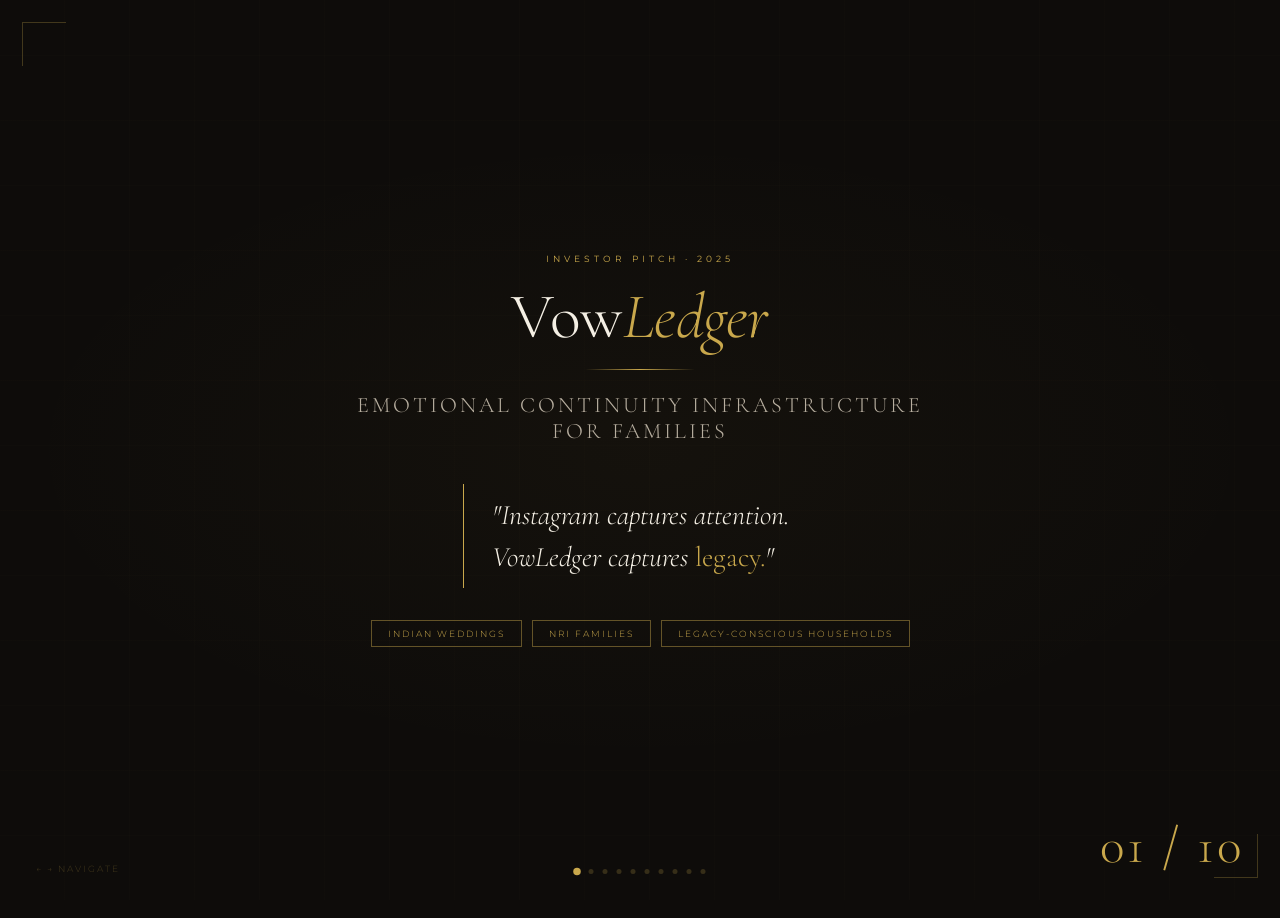
<file: pitch-deck/index.html>
<!DOCTYPE html>
<html lang="en">
<head>
<meta charset="UTF-8">
<meta name="viewport" content="width=device-width, initial-scale=1.0">
<title>VowLedger — Investor Pitch</title>
<link rel="preconnect" href="https://fonts.googleapis.com">
<link rel="preconnect" href="https://fonts.gstatic.com" crossorigin>
<link href="https://fonts.googleapis.com/css2?family=Cormorant+Garamond:ital,wght@0,300;0,400;0,600;1,300;1,400&family=Montserrat:wght@200;300;400;500&display=swap" rel="stylesheet">
<style>
*,*::before,*::after{box-sizing:border-box;margin:0;padding:0;}
:root{
  --gold:#C9A84C;--gold-light:#E8D5A3;--gold-dim:#8A6A28;--gold-faint:rgba(201,168,76,0.08);
  --ivory:#F4EFE4;--ivory-dim:#B8AFA0;--ivory-faint:rgba(244,239,228,0.06);
  --charcoal:#0E0C0A;--ch2:#161410;--ch3:#201E1A;--ch4:#2A2721;
  --serif:'Cormorant Garamond',Georgia,serif;
  --sans:'Montserrat',sans-serif;
}
html,body{width:100%;height:100%;overflow:hidden;background:var(--charcoal);color:var(--ivory);font-family:var(--sans);}

/* DECK */
.deck{width:100%;height:100vh;position:relative;}
.slide{
  position:absolute;inset:0;
  display:flex;flex-direction:column;justify-content:center;align-items:center;
  padding:52px 80px;
  opacity:0;pointer-events:none;
  transition:opacity 0.65s ease,transform 0.65s ease;
  transform:translateY(18px);
  overflow:hidden;
}
.slide.active{opacity:1;pointer-events:all;transform:translateY(0);}
.slide.out{opacity:0;transform:translateY(-18px);}

/* BACKGROUND TEXTURE */
.slide::before{
  content:'';position:absolute;inset:0;
  background:
    radial-gradient(ellipse 70% 50% at 50% 50%,rgba(201,168,76,0.035) 0%,transparent 70%),
    repeating-linear-gradient(0deg,transparent,transparent 64px,rgba(201,168,76,0.012) 64px,rgba(201,168,76,0.012) 65px),
    repeating-linear-gradient(90deg,transparent,transparent 64px,rgba(201,168,76,0.012) 64px,rgba(201,168,76,0.012) 65px);
  pointer-events:none;z-index:0;
}
.slide>*{position:relative;z-index:1;}

/* CORNERS */
.corner-tl,.corner-br{position:absolute;width:44px;height:44px;border-color:rgba(201,168,76,0.28);border-style:solid;}
.corner-tl{top:22px;left:22px;border-width:1px 0 0 1px;}
.corner-br{bottom:22px;right:22px;border-width:0 1px 1px 0;}

/* SLIDE NUMBER */
.snum{position:absolute;bottom:28px;right:36px;font-family:var(--sans);font-size:9px;letter-spacing:3px;color:var(--gold-dim);font-weight:300;text-transform:uppercase;}

/* LOGO MARK */
.logo-mark{font-family:var(--serif);font-size:13px;font-weight:300;letter-spacing:5px;text-transform:uppercase;color:var(--gold-dim);position:absolute;top:26px;left:36px;}

/* RULES */
.rule{width:56px;height:1px;background:linear-gradient(90deg,transparent,var(--gold),transparent);margin:0 auto;}
.rule.wide{width:110px;}
.rule.left{margin:0;}

/* EYEBROW */
.eyebrow{font-family:var(--sans);font-size:9px;font-weight:400;letter-spacing:4px;text-transform:uppercase;color:var(--gold);margin-bottom:18px;text-align:center;}

/* HEADINGS */
h1.hero{font-family:var(--serif);font-size:clamp(38px,5vw,70px);font-weight:300;line-height:1.08;text-align:center;color:var(--ivory);letter-spacing:-0.5px;max-width:880px;}
h1.hero em{font-style:italic;color:var(--gold);}
h2.stitle{font-family:var(--serif);font-size:clamp(26px,3.2vw,44px);font-weight:300;text-align:center;color:var(--ivory);line-height:1.2;max-width:780px;margin-bottom:36px;}
h2.stitle em{font-style:italic;color:var(--gold);}
h2.stitle.left-align{text-align:left;max-width:100%;}

.quote-line{font-family:var(--serif);font-size:clamp(18px,2vw,26px);font-weight:300;font-style:italic;color:var(--gold-light);text-align:center;line-height:1.5;max-width:740px;}

.body-copy{font-family:var(--serif);font-size:18px;font-weight:300;color:var(--ivory-dim);text-align:center;line-height:1.8;max-width:680px;}

.subtitle-label{font-family:var(--sans);font-size:10px;font-weight:200;letter-spacing:2.5px;text-transform:uppercase;color:var(--ivory-dim);text-align:center;margin-top:20px;}

/* BIG NUMBER */
.big-num{font-family:var(--serif);font-size:clamp(52px,8vw,108px);font-weight:300;color:var(--gold);letter-spacing:-2px;line-height:1;text-align:center;}
.big-num-label{font-family:var(--sans);font-size:10px;font-weight:300;letter-spacing:2.5px;text-transform:uppercase;color:var(--ivory-dim);margin-top:10px;text-align:center;}

/* STAGGER */
.slide.active .stagger>*{animation:fadeUp 0.55s ease forwards;opacity:0;}
.slide.active .stagger>*:nth-child(1){animation-delay:.12s;}
.slide.active .stagger>*:nth-child(2){animation-delay:.24s;}
.slide.active .stagger>*:nth-child(3){animation-delay:.36s;}
.slide.active .stagger>*:nth-child(4){animation-delay:.48s;}
.slide.active .stagger>*:nth-child(5){animation-delay:.60s;}
.slide.active .stagger>*:nth-child(6){animation-delay:.72s;}
.slide.active .stagger>*:nth-child(7){animation-delay:.84s;}
.slide.active .stagger>*:nth-child(8){animation-delay:.96s;}
@keyframes fadeUp{from{opacity:0;transform:translateY(14px);}to{opacity:1;transform:translateY(0);}}
@keyframes shimmer{0%,100%{opacity:1;}50%{opacity:.72;}}
.shimmer{animation:shimmer 3.5s ease-in-out infinite;}

/* CARDS */
.cards{display:flex;gap:16px;flex-wrap:wrap;justify-content:center;width:100%;max-width:960px;}
.card{background:var(--gold-faint);border:1px solid rgba(201,168,76,0.18);padding:24px 20px;flex:1;min-width:160px;max-width:220px;text-align:center;position:relative;}
.card::before{content:'';position:absolute;top:0;left:50%;transform:translateX(-50%);width:32px;height:1px;background:var(--gold);}
.card-val{font-family:var(--serif);font-size:32px;font-weight:300;color:var(--gold);line-height:1;margin-bottom:6px;}
.card-lbl{font-family:var(--sans);font-size:9px;font-weight:300;letter-spacing:2px;text-transform:uppercase;color:var(--ivory-dim);}
.card-sub{font-family:var(--serif);font-size:12px;font-weight:300;color:rgba(184,175,160,0.55);margin-top:6px;font-style:italic;}
.card.accent{border-color:rgba(201,168,76,0.5);background:rgba(201,168,76,0.1);}
.card.accent .card-lbl{color:var(--gold);}

/* TABLE */
.ltable{border-collapse:collapse;font-family:var(--sans);font-size:12px;width:100%;max-width:720px;}
.ltable th{font-weight:300;letter-spacing:3px;text-transform:uppercase;font-size:9px;color:var(--gold);padding:10px 18px;border-bottom:1px solid rgba(201,168,76,0.3);text-align:left;}
.ltable td{padding:13px 18px;color:var(--ivory-dim);font-weight:300;border-bottom:1px solid rgba(255,255,255,0.045);letter-spacing:0.3px;}
.ltable td.ac{color:var(--gold-light);font-weight:400;}
.ltable tr:last-child td{border-bottom:none;}
.ltable tr.total td{color:var(--gold);border-top:1px solid rgba(201,168,76,0.3);border-bottom:none;font-weight:400;}

/* SPLIT */
.split{display:flex;gap:52px;align-items:center;justify-content:center;width:100%;max-width:960px;}
.split-col{flex:1;max-width:400px;}
.split-div{width:1px;height:180px;background:linear-gradient(to bottom,transparent,rgba(201,168,76,0.28),transparent);flex-shrink:0;}

/* LADDER */
.ladder{display:flex;flex-direction:column;align-items:center;gap:0;max-width:500px;width:100%;}
.lstep{background:rgba(201,168,76,0.04);border:1px solid rgba(201,168,76,0.18);width:100%;padding:13px 22px;text-align:center;font-family:var(--serif);font-size:16px;font-weight:300;color:var(--ivory);}
.lstep.hl{background:rgba(201,168,76,0.11);border-color:var(--gold);color:var(--gold-light);}
.larrow{font-size:10px;color:rgba(201,168,76,0.35);padding:3px 0;line-height:1;}

/* BULLET LIST */
.blist{list-style:none;font-family:var(--serif);font-size:17px;font-weight:300;color:var(--ivory-dim);line-height:1;display:flex;flex-direction:column;gap:12px;}
.blist li{display:flex;align-items:baseline;gap:12px;}
.blist li::before{content:'—';color:rgba(201,168,76,0.4);flex-shrink:0;font-size:13px;}
.blist li strong{color:var(--gold-light);font-weight:400;}

/* PILL TAGS */
.tags{display:flex;flex-wrap:wrap;gap:10px;justify-content:center;max-width:640px;}
.tag{font-family:var(--sans);font-size:9px;font-weight:300;letter-spacing:2px;text-transform:uppercase;color:var(--ivory-dim);border:1px solid rgba(201,168,76,0.2);padding:7px 16px;}
.tag.gold{color:var(--gold);border-color:rgba(201,168,76,0.45);}
.tag.no{color:rgba(184,175,160,0.45);border-color:rgba(255,255,255,0.07);text-decoration:line-through;}

/* QUOTE BLOCK */
.qblock{border-left:1px solid var(--gold);padding:10px 28px;max-width:680px;text-align:left;}
.qtext{font-family:var(--serif);font-size:clamp(20px,2.2vw,30px);font-weight:300;font-style:italic;color:var(--ivory);line-height:1.5;}
.qtext em{color:var(--gold);font-style:normal;}

/* STAT ROW */
.srow{display:flex;gap:44px;justify-content:center;flex-wrap:wrap;align-items:flex-end;}
.sitem{text-align:center;}
.snum{font-family:var(--serif);font-size:clamp(30px,4vw,52px);font-weight:300;color:var(--gold);line-height:1;}
.slbl{font-family:var(--sans);font-size:9px;font-weight:300;letter-spacing:2px;text-transform:uppercase;color:var(--ivory-dim);margin-top:5px;}
.sop{font-family:var(--serif);font-size:28px;color:var(--gold-dim);padding:0 4px;line-height:1;}

/* PROGRESS / FUND TABLE */
.fund-rows{display:flex;flex-direction:column;gap:10px;width:100%;max-width:580px;}
.fund-row{display:flex;align-items:center;gap:14px;}
.fund-label{font-family:var(--sans);font-size:9px;letter-spacing:2px;text-transform:uppercase;color:var(--ivory-dim);width:200px;flex-shrink:0;}
.fund-bar-wrap{flex:1;height:2px;background:rgba(255,255,255,0.07);}
.fund-bar{height:100%;background:linear-gradient(90deg,var(--gold-dim),var(--gold));}
.fund-pct{font-family:var(--sans);font-size:9px;color:var(--gold);width:30px;text-align:right;flex-shrink:0;}

/* TWO-COL LIST */
.two-col{display:grid;grid-template-columns:1fr 1fr;gap:12px 48px;max-width:720px;width:100%;}

/* NAV */
.nav{position:fixed;bottom:26px;left:50%;transform:translateX(-50%);display:flex;gap:9px;z-index:100;}
.dot{width:5px;height:5px;border-radius:50%;background:rgba(201,168,76,0.22);cursor:pointer;transition:background .3s,transform .3s;border:none;}
.dot.active{background:var(--gold);transform:scale(1.5);}
.key-hint{position:fixed;bottom:26px;left:36px;font-family:var(--sans);font-size:9px;font-weight:300;letter-spacing:2px;text-transform:uppercase;color:rgba(201,168,76,0.28);z-index:100;}
</style>
</head>
<body>
<div class="deck" id="deck">

<!-- ═══ SLIDE 1 — COVER ═══ -->
<div class="slide active" id="s0">
  <div class="corner-tl"></div><div class="corner-br"></div>
  <div class="stagger" style="display:flex;flex-direction:column;align-items:center;gap:0">
    <p class="eyebrow">Investor Pitch · 2025</p>
    <h1 class="hero" style="margin-bottom:0">Vow<em>Ledger</em></h1>
    <div class="rule wide" style="margin:18px auto 22px"></div>
    <p style="font-family:var(--serif);font-size:clamp(16px,2vw,22px);font-weight:300;letter-spacing:3px;text-transform:uppercase;color:var(--ivory-dim);text-align:center">Emotional Continuity Infrastructure<br>For Families</p>
    <div style="height:40px"></div>
    <div class="qblock" style="max-width:580px">
      <p class="qtext">"Instagram captures attention.<br>VowLedger captures <em>legacy.</em>"</p>
    </div>
    <div style="height:32px"></div>
    <div class="tags">
      <span class="tag gold">Indian Weddings</span>
      <span class="tag gold">NRI Families</span>
      <span class="tag gold">Legacy-Conscious Households</span>
    </div>
  </div>
  <span class="snum">01 / 10</span>
</div>

<!-- ═══ SLIDE 2 — PROBLEM ═══ -->
<div class="slide" id="s1">
  <div class="corner-tl"></div><div class="corner-br"></div>
  <div class="stagger" style="display:flex;flex-direction:column;align-items:center;gap:0;width:100%;max-width:960px">
    <p class="eyebrow">The Problem</p>
    <h2 class="stitle">Families have never created more memories.<br><em>Yet emotional continuity is breaking.</em></h2>
    <div class="split" style="align-items:flex-start">
      <div class="split-col">
        <p style="font-family:var(--sans);font-size:9px;letter-spacing:3px;text-transform:uppercase;color:var(--gold);margin-bottom:16px">Where memories disappear</p>
        <ul class="blist">
          <li>WhatsApp chats</li>
          <li>Google Drives</li>
          <li>Instagram stories</li>
          <li>Forgotten hard disks</li>
          <li>Envelopes &amp; UPI transfers</li>
        </ul>
      </div>
      <div class="split-div"></div>
      <div class="split-col">
        <p style="font-family:var(--sans);font-size:9px;letter-spacing:3px;text-transform:uppercase;color:var(--gold);margin-bottom:16px">The spend without permanence</p>
        <ul class="blist">
          <li><strong>₹10L – ₹1Cr+</strong> on weddings</li>
          <li><strong>₹5L – ₹20L</strong> on photography & films</li>
          <li>Zero becomes permanent heritage</li>
        </ul>
        <div style="height:20px"></div>
        <p style="font-family:var(--sans);font-size:9px;letter-spacing:3px;text-transform:uppercase;color:var(--gold);margin-bottom:12px">Why now</p>
        <ul class="blist" style="font-size:15px">
          <li>Families fragmented globally</li>
          <li>Digitally overloaded</li>
          <li>Culturally losing continuity</li>
        </ul>
      </div>
    </div>
  </div>
  <span class="snum">02 / 10</span>
</div>

<!-- ═══ SLIDE 3 — SOLUTION ═══ -->
<div class="slide" id="s2">
  <div class="corner-tl"></div><div class="corner-br"></div>
  <div class="stagger" style="display:flex;flex-direction:column;align-items:center;gap:0;width:100%;max-width:960px">
    <p class="eyebrow">The Solution</p>
    <h2 class="stitle">VowLedger turns weddings into<br><em>living family archives.</em></h2>
    <div class="split" style="align-items:flex-start">
      <div class="split-col">
        <p style="font-family:var(--sans);font-size:9px;letter-spacing:3px;text-transform:uppercase;color:var(--gold);margin-bottom:16px">During the wedding</p>
        <ul class="blist" style="font-size:16px">
          <li>Luxury wedding microsite</li>
          <li>Emotional gifting</li>
          <li>Voice &amp; video blessings</li>
          <li>Family memory collection</li>
          <li>Archive expeditions</li>
          <li>Editorial storytelling</li>
        </ul>
      </div>
      <div class="split-div"></div>
      <div class="split-col">
        <p style="font-family:var(--sans);font-size:9px;letter-spacing:3px;text-transform:uppercase;color:var(--gold);margin-bottom:16px">After the wedding</p>
        <ul class="blist" style="font-size:16px">
          <li>Cinematic digital archive</li>
          <li>Printed heirloom magazine</li>
          <li>Anniversary resurfacing</li>
          <li>Family continuity system</li>
          <li>Generational vault</li>
        </ul>
      </div>
    </div>
    <div style="height:28px"></div>
    <div class="qblock" style="max-width:640px;align-self:center">
      <p class="qtext" style="font-size:clamp(16px,1.7vw,22px)">"We transform temporary wedding media into<br><em>permanent emotional heritage.</em>"</p>
    </div>
  </div>
  <span class="snum">03 / 10</span>
</div>

<!-- ═══ SLIDE 4 — DIFFERENTIATION ═══ -->
<div class="slide" id="s3">
  <div class="corner-tl"></div><div class="corner-br"></div>
  <div class="stagger" style="display:flex;flex-direction:column;align-items:center;gap:0;width:100%;max-width:860px">
    <p class="eyebrow">Why This Is Different</p>
    <h2 class="stitle">Not social media. Not SaaS.<br><em>Emotional continuity infrastructure.</em></h2>
    <table class="ltable">
      <thead>
        <tr><th>Every Platform Today</th><th>VowLedger</th></tr>
      </thead>
      <tbody>
        <tr><td>Temporary attention</td><td class="ac">Permanent emotional archive</td></tr>
        <tr><td>Likes &amp; followers</td><td class="ac">Curated family memory</td></tr>
        <tr><td>Generic gifting</td><td class="ac">Narrative contribution</td></tr>
        <tr><td>Feed addiction</td><td class="ac">Emotional continuity</td></tr>
        <tr><td>Transactional prestige</td><td class="ac">Meaningful participation</td></tr>
      </tbody>
    </table>
    <div style="height:24px"></div>
    <div class="qblock" style="align-self:center">
      <p class="qtext" style="font-size:clamp(14px,1.6vw,20px)">The wedding is <em>customer acquisition.</em><br>The archive is <em>retention.</em><br>Emotional continuity is <em>the moat.</em></p>
    </div>
  </div>
  <span class="snum">04 / 10</span>
</div>

<!-- ═══ SLIDE 5 — PRODUCT ═══ -->
<div class="slide" id="s4">
  <div class="corner-tl"></div><div class="corner-br"></div>
  <div class="stagger" style="display:flex;flex-direction:column;align-items:center;gap:0;width:100%;max-width:960px">
    <p class="eyebrow">Product Experience</p>
    <h2 class="stitle">Feels like a <em>luxury editorial documentary.</em><br>Familiar before users even learn it.</h2>
    <div class="split" style="align-items:flex-start">
      <div class="split-col">
        <p style="font-family:var(--sans);font-size:9px;letter-spacing:3px;text-transform:uppercase;color:var(--gold);margin-bottom:14px">Four experience layers</p>
        <div class="ladder" style="max-width:100%">
          <div class="lstep hl">Couple Story Microsite</div>
          <div class="larrow">↓</div>
          <div class="lstep">Blessings &amp; Memories Archive</div>
          <div class="larrow">↓</div>
          <div class="lstep">Archive Expeditions &amp; Collections</div>
          <div class="larrow">↓</div>
          <div class="lstep hl">Printed Heirloom Magazine</div>
        </div>
      </div>
      <div class="split-div"></div>
      <div class="split-col">
        <p style="font-family:var(--sans);font-size:9px;letter-spacing:3px;text-transform:uppercase;color:var(--gold);margin-bottom:14px">Participation mechanics</p>
        <ul class="blist" style="font-size:15px">
          <li>Memory Bingo</li>
          <li>Archive Quests</li>
          <li>Family Collections</li>
          <li>Antakshari Memory Chains</li>
          <li>Expedition Routes</li>
          <li>Arena vs Archive systems</li>
        </ul>
        <div style="height:20px"></div>
        <div class="tags" style="justify-content:flex-start">
          <span class="tag">Cinematic</span>
          <span class="tag">Editorial</span>
          <span class="tag">Archival</span>
          <span class="tag">Not feed-based</span>
        </div>
      </div>
    </div>
  </div>
  <span class="snum">05 / 10</span>
</div>

<!-- ═══ SLIDE 6 — REVENUE STREAMS ═══ -->
<div class="slide" id="s5">
  <div class="corner-tl"></div><div class="corner-br"></div>
  <div class="stagger" style="display:flex;flex-direction:column;align-items:center;gap:0;width:100%;max-width:920px">
    <p class="eyebrow">Revenue From Day One</p>
    <h2 class="stitle">Four streams. <em>No ads. No virality.</em><br>No social media dependency.</h2>
    <div class="cards">
      <div class="card">
        <div class="card-val">₹50K<br><span style="font-size:16px">→ ₹10L+</span></div>
        <div class="card-lbl">Founding Packages</div>
        <div class="card-sub">Signature · Heritage · Dynasty</div>
      </div>
      <div class="card">
        <div class="card-val" style="font-size:22px">Transaction<br>Margin</div>
        <div class="card-lbl">Registry & Contributions</div>
        <div class="card-sub">Home · Honeymoon · Heirloom</div>
      </div>
      <div class="card">
        <div class="card-val" style="font-size:22px">White<br>Glove</div>
        <div class="card-lbl">Concierge Services</div>
        <div class="card-sub">Elder interviews · Story extraction</div>
      </div>
      <div class="card accent">
        <div class="card-val" style="font-size:22px">Revenue<br>Share</div>
        <div class="card-lbl" style="color:var(--gold)">Planner Stewardship</div>
        <div class="card-sub">Organizers become Archive Stewards</div>
      </div>
    </div>
    <div style="height:20px"></div>
    <div class="tags">
      <span class="tag no">Advertising</span>
      <span class="tag no">Influencers</span>
      <span class="tag no">Social Virality</span>
      <span class="tag no">Creator Economy</span>
    </div>
  </div>
  <span class="snum">06 / 10</span>
</div>

<!-- ═══ SLIDE 7 — REVENUE ENGINE ═══ -->
<div class="slide" id="s6">
  <div class="corner-tl"></div><div class="corner-br"></div>
  <div class="stagger" style="display:flex;flex-direction:column;align-items:center;gap:0;width:100%;max-width:900px">
    <p class="eyebrow">Revenue Engine</p>
    <h2 class="stitle">Three scenarios.<br><em>All within reach.</em></h2>
    <table class="ltable">
      <thead>
        <tr><th>Scenario</th><th>Weddings / Month</th><th>Avg. Revenue / Wedding</th><th>Annual Revenue</th></tr>
      </thead>
      <tbody>
        <tr><td>Low</td><td>10</td><td>₹1 Lakh</td><td class="ac">₹1.2 Crore</td></tr>
        <tr><td>Mid</td><td>50</td><td>₹2.5 Lakh</td><td class="ac">₹15 Crore</td></tr>
        <tr class="total"><td>High</td><td>200</td><td>₹5 Lakh</td><td>₹120 Crore</td></tr>
      </tbody>
    </table>
    <div style="height:24px"></div>
    <div class="split" style="gap:40px">
      <div class="split-col" style="text-align:center">
        <p style="font-family:var(--sans);font-size:9px;letter-spacing:3px;text-transform:uppercase;color:var(--gold);margin-bottom:12px">High-Margin Upsells</p>
        <ul class="blist" style="font-size:14px;align-items:flex-start">
          <li>Printed heirloom books</li>
          <li>Family documentaries</li>
          <li>AI yearbooks</li>
          <li>Oral history capture</li>
        </ul>
      </div>
      <div class="split-div" style="height:120px"></div>
      <div class="split-col" style="text-align:center">
        <p style="font-family:var(--sans);font-size:9px;letter-spacing:3px;text-transform:uppercase;color:var(--gold);margin-bottom:12px">Recurring Subscriptions</p>
        <ul class="blist" style="font-size:14px;align-items:flex-start">
          <li>Anniversary editions</li>
          <li>Elder preservation</li>
          <li>Reunion vaults</li>
          <li>Dynasty memberships</li>
        </ul>
      </div>
    </div>
  </div>
  <span class="snum">07 / 10</span>
</div>

<!-- ═══ SLIDE 8 — THE MOAT ═══ -->
<div class="slide" id="s7">
  <div class="corner-tl"></div><div class="corner-br"></div>
  <div class="stagger" style="display:flex;flex-direction:column;align-items:center;gap:0;width:100%;max-width:960px">
    <p class="eyebrow">The Moat</p>
    <h2 class="stitle">What becomes <em>impossible to copy.</em></h2>
    <div class="cards" style="max-width:920px">
      <div class="card" style="max-width:200px">
        <div class="card-val" style="font-size:18px;line-height:1.3">Emotional<br>Memory Graph</div>
        <div class="card-lbl" style="margin-top:8px">Structured</div>
        <div class="card-sub">Voices · Relationships · Rituals · Timelines</div>
      </div>
      <div class="card" style="max-width:200px">
        <div class="card-val" style="font-size:18px;line-height:1.3">Emotional<br>Operations</div>
        <div class="card-lbl" style="margin-top:8px">Concierge Layer</div>
        <div class="card-sub">Elder onboarding · Editorial pacing</div>
      </div>
      <div class="card" style="max-width:200px">
        <div class="card-val" style="font-size:18px;line-height:1.3">Symbolic<br>Grammar</div>
        <div class="card-lbl" style="margin-top:8px">52-Card System</div>
        <div class="card-sub">Arena · Archive · Archetypes · Quests</div>
      </div>
      <div class="card accent" style="max-width:200px">
        <div class="card-val" style="font-size:18px;line-height:1.3">Long-Term<br>Retention</div>
        <div class="card-lbl" style="margin-top:8px;color:var(--gold)">Decades of Resurfacing</div>
        <div class="card-sub">Anniversaries · Capsules · Chronicles</div>
      </div>
    </div>
    <div style="height:24px"></div>
    <p style="font-family:var(--serif);font-size:clamp(18px,2vw,26px);font-weight:300;font-style:italic;color:var(--gold-light);text-align:center">This creates family mythology infrastructure.</p>
  </div>
  <span class="snum">08 / 10</span>
</div>

<!-- ═══ SLIDE 9 — MARKET ═══ -->
<div class="slide" id="s8">
  <div class="corner-tl"></div><div class="corner-br"></div>
  <div class="stagger" style="display:flex;flex-direction:column;align-items:center;gap:0;width:100%;max-width:900px">
    <p class="eyebrow">Market Expansion</p>
    <h2 class="stitle">Weddings are the entry point.<br><em>Family legacy is the real market.</em></h2>
    <div class="split" style="align-items:flex-start">
      <div class="split-col">
        <p style="font-family:var(--sans);font-size:9px;letter-spacing:3px;text-transform:uppercase;color:var(--gold);margin-bottom:14px">Initial wedge</p>
        <ul class="blist" style="font-size:15px">
          <li>Destination &amp; NRI weddings</li>
          <li>Premium photography clients</li>
          <li><strong>₹20L – ₹5Cr</strong> wedding spend</li>
        </ul>
        <div style="height:24px"></div>
        <p style="font-family:var(--sans);font-size:9px;letter-spacing:3px;text-transform:uppercase;color:var(--gold);margin-bottom:14px">Expansion layers</p>
        <ul class="blist" style="font-size:15px">
          <li>Anniversaries &amp; births</li>
          <li>Memorials &amp; retirements</li>
          <li>Reunions &amp; elder archives</li>
          <li>Dynasty chronicles</li>
        </ul>
      </div>
      <div class="split-div"></div>
      <div class="split-col" style="text-align:center">
        <p style="font-family:var(--sans);font-size:9px;letter-spacing:3px;text-transform:uppercase;color:var(--gold);margin-bottom:20px">Every family eventually owns</p>
        <div class="ladder" style="max-width:100%">
          <div class="lstep hl">A living archive</div>
          <div class="larrow">↓</div>
          <div class="lstep">Elder voices</div>
          <div class="larrow">↓</div>
          <div class="lstep">Family timeline</div>
          <div class="larrow">↓</div>
          <div class="lstep hl">Cultural memory vault</div>
        </div>
        <div style="height:20px"></div>
        <p style="font-family:var(--serif);font-size:15px;font-style:italic;color:var(--ivory-dim)">The emotional OS for modern families.</p>
      </div>
    </div>
  </div>
  <span class="snum">09 / 10</span>
</div>

<!-- ═══ SLIDE 10 — THE ASK ═══ -->
<div class="slide" id="s9">
  <div class="corner-tl"></div><div class="corner-br"></div>
  <div class="stagger" style="display:flex;flex-direction:column;align-items:center;gap:0;width:100%;max-width:960px">
    <p class="eyebrow">The Ask</p>
    <h2 class="stitle">Raising <em>₹1 Crore.</em></h2>
    <div class="split" style="align-items:flex-start;gap:48px">
      <div class="split-col">
        <p style="font-family:var(--sans);font-size:9px;letter-spacing:3px;text-transform:uppercase;color:var(--gold);margin-bottom:16px">Use of funds</p>
        <div class="fund-rows">
          <div class="fund-row"><span class="fund-label">MVP Product Build</span><div class="fund-bar-wrap"><div class="fund-bar" style="width:30%"></div></div><span class="fund-pct">30%</span></div>
          <div class="fund-row"><span class="fund-label">Concierge &amp; Operations</span><div class="fund-bar-wrap"><div class="fund-bar" style="width:25%"></div></div><span class="fund-pct">25%</span></div>
          <div class="fund-row"><span class="fund-label">Planner Partnerships</span><div class="fund-bar-wrap"><div class="fund-bar" style="width:20%"></div></div><span class="fund-pct">20%</span></div>
          <div class="fund-row"><span class="fund-label">Archive Infrastructure</span><div class="fund-bar-wrap"><div class="fund-bar" style="width:15%"></div></div><span class="fund-pct">15%</span></div>
          <div class="fund-row"><span class="fund-label">Brand &amp; Editorial</span><div class="fund-bar-wrap"><div class="fund-bar" style="width:10%"></div></div><span class="fund-pct">10%</span></div>
        </div>
      </div>
      <div class="split-div" style="height:200px"></div>
      <div class="split-col">
        <p style="font-family:var(--sans);font-size:9px;letter-spacing:3px;text-transform:uppercase;color:var(--gold);margin-bottom:16px">18-Month Goals</p>
        <ul class="blist" style="font-size:15px">
          <li><strong>500+</strong> premium weddings</li>
          <li><strong>50K+</strong> family participants</li>
          <li>Recurring archive subscriptions</li>
          <li>Planner partnership network</li>
          <li>Category ownership in<br><em style="color:var(--gold-light)">"family legacy infrastructure"</em></li>
        </ul>
      </div>
    </div>
    <div style="height:28px"></div>
    <div class="qblock" style="align-self:center;border-left:none;border-top:1px solid var(--gold);padding:20px 0 0;text-align:center">
      <p class="qtext" style="font-size:clamp(18px,2vw,28px);text-align:center">"The wedding lasts a week.<br>The archive lasts <em>generations.</em>"</p>
    </div>
  </div>
  <span class="snum">10 / 10</span>
</div>

</div><!-- /deck -->

<nav class="nav" id="nav" aria-label="Slide navigation"></nav>
<p class="key-hint">← → Navigate</p>

<script>
const slides = document.querySelectorAll('.slide');
const navEl = document.getElementById('nav');
let cur = 0, busy = false;

slides.forEach((_,i) => {
  const d = document.createElement('button');
  d.className = 'dot' + (i===0?' active':'');
  d.setAttribute('aria-label','Slide '+(i+1));
  d.onclick = () => go(i);
  navEl.appendChild(d);
});

function go(n) {
  if (n===cur||busy) return;
  busy = true;
  slides[cur].classList.add('out');
  slides[cur].classList.remove('active');
  navEl.children[cur].classList.remove('active');
  slides[n].classList.add('active');
  navEl.children[n].classList.add('active');
  cur = n;
  setTimeout(() => { slides.forEach(s=>s.classList.remove('out')); busy=false; }, 700);
}

document.addEventListener('keydown', e => {
  if (e.key==='ArrowRight'||e.key==='ArrowDown') go(Math.min(cur+1,slides.length-1));
  if (e.key==='ArrowLeft'||e.key==='ArrowUp') go(Math.max(cur-1,0));
});

let tx=0;
document.addEventListener('touchstart', e => { tx=e.touches[0].clientX; });
document.addEventListener('touchend', e => {
  const dx = e.changedTouches[0].clientX - tx;
  if (Math.abs(dx)>48) go(dx<0?Math.min(cur+1,slides.length-1):Math.max(cur-1,0));
});
</script>
</body>
</html>
</file>
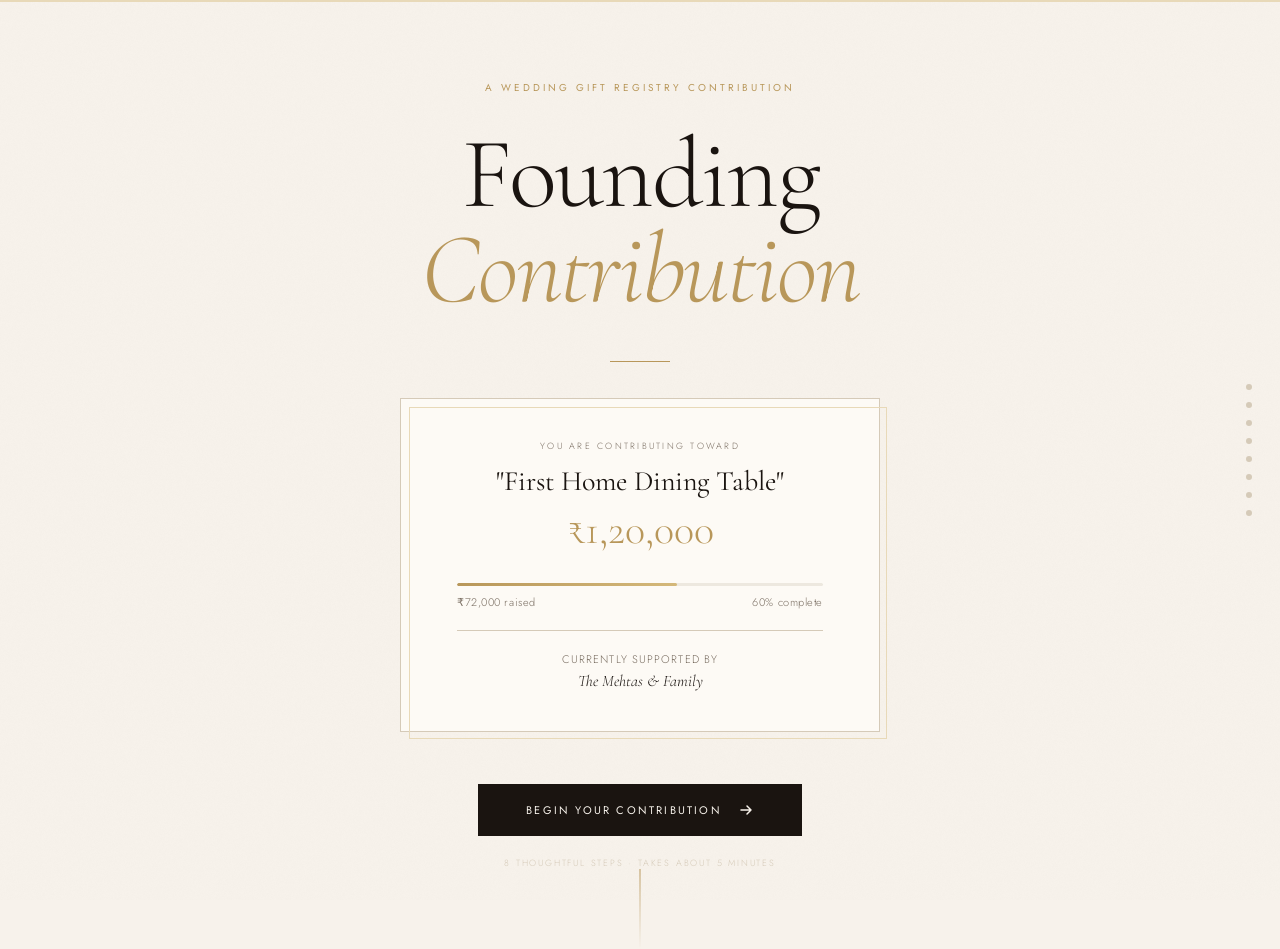
<file: demo/stage1/13-form.html>
<!DOCTYPE html>
<html lang="en">
<head>
<meta charset="UTF-8">
<meta name="viewport" content="width=device-width, initial-scale=1.0">
<title>Founding Contribution — Raj & Ananya</title>
<link rel="preconnect" href="https://fonts.googleapis.com">
<link href="https://fonts.googleapis.com/css2?family=Cormorant+Garamond:ital,wght@0,300;0,400;0,500;0,600;1,300;1,400&family=Jost:wght@200;300;400;500&display=swap" rel="stylesheet">
<style>
  :root {
    --ink: #1a1410;
    --paper: #f7f2eb;
    --cream: #ede8df;
    --gold: #b8975a;
    --gold-light: #d4b87a;
    --gold-muted: #e8d9b8;
    --red-accent: #8b2c2c;
    --muted: #7a6e62;
    --border: #d5cab8;
    --white: #fdfaf5;
  }

  *, *::before, *::after { box-sizing: border-box; margin: 0; padding: 0; }

  html { scroll-behavior: smooth; }

  body {
    background: var(--paper);
    color: var(--ink);
    font-family: 'Jost', sans-serif;
    font-weight: 300;
    min-height: 100vh;
    overflow-x: hidden;
  }

  /* TEXTURE OVERLAY */
  body::before {
    content: '';
    position: fixed;
    inset: 0;
    background-image: url("data:image/svg+xml,%3Csvg xmlns='http://www.w3.org/2000/svg' width='300' height='300'%3E%3Cfilter id='noise'%3E%3CfeTurbulence type='fractalNoise' baseFrequency='0.9' numOctaves='4' stitchTiles='stitch'/%3E%3CfeColorMatrix type='saturate' values='0'/%3E%3C/filter%3E%3Crect width='300' height='300' filter='url(%23noise)' opacity='0.04'/%3E%3C/svg%3E");
    pointer-events: none;
    z-index: 0;
    opacity: 0.6;
  }

  /* PROGRESS BAR */
  .progress-rail {
    position: fixed;
    top: 0; left: 0; right: 0;
    height: 2px;
    background: var(--gold-muted);
    z-index: 100;
  }
  .progress-fill {
    height: 100%;
    background: linear-gradient(90deg, var(--gold), var(--gold-light));
    transition: width 0.6s cubic-bezier(0.4,0,0.2,1);
    width: 0%;
  }

  /* STEP INDICATORS */
  .step-nav {
    position: fixed;
    right: 28px;
    top: 50%;
    transform: translateY(-50%);
    display: flex;
    flex-direction: column;
    gap: 12px;
    z-index: 99;
  }
  .step-dot {
    width: 6px; height: 6px;
    border-radius: 50%;
    background: var(--border);
    cursor: pointer;
    transition: all 0.3s;
  }
  .step-dot.active { background: var(--gold); transform: scale(1.6); }
  .step-dot.done { background: var(--gold-muted); }

  /* HERO BANNER */
  .hero {
    min-height: 100vh;
    display: flex;
    flex-direction: column;
    align-items: center;
    justify-content: center;
    padding: 80px 24px;
    position: relative;
    text-align: center;
    overflow: hidden;
  }

  .hero::after {
    content: '';
    position: absolute;
    bottom: 0; left: 50%; transform: translateX(-50%);
    width: 1px; height: 80px;
    background: linear-gradient(to bottom, var(--gold), transparent);
  }

  .eyebrow {
    font-family: 'Jost', sans-serif;
    font-size: 10px;
    font-weight: 400;
    letter-spacing: 0.3em;
    text-transform: uppercase;
    color: var(--gold);
    margin-bottom: 32px;
    opacity: 0;
    animation: fadeUp 0.8s 0.2s forwards;
  }

  .hero-title {
    font-family: 'Cormorant Garamond', serif;
    font-size: clamp(56px, 10vw, 100px);
    font-weight: 300;
    line-height: 0.95;
    letter-spacing: -0.02em;
    color: var(--ink);
    margin-bottom: 8px;
    opacity: 0;
    animation: fadeUp 0.8s 0.4s forwards;
  }

  .hero-title em {
    font-style: italic;
    color: var(--gold);
  }

  .hero-divider {
    width: 60px; height: 1px;
    background: var(--gold);
    margin: 36px auto;
    opacity: 0;
    animation: fadeUp 0.8s 0.6s forwards;
  }

  .hero-gift-card {
    background: var(--white);
    border: 1px solid var(--border);
    padding: 40px 56px;
    max-width: 480px;
    width: 100%;
    position: relative;
    opacity: 0;
    animation: fadeUp 0.8s 0.8s forwards;
  }

  .hero-gift-card::before {
    content: '';
    position: absolute;
    top: 8px; left: 8px; right: -8px; bottom: -8px;
    border: 1px solid var(--gold-muted);
    z-index: -1;
  }

  .gift-label {
    font-size: 9px;
    letter-spacing: 0.25em;
    text-transform: uppercase;
    color: var(--muted);
    margin-bottom: 12px;
  }

  .gift-name {
    font-family: 'Cormorant Garamond', serif;
    font-size: 28px;
    font-weight: 400;
    color: var(--ink);
    margin-bottom: 6px;
  }

  .gift-amount {
    font-family: 'Cormorant Garamond', serif;
    font-size: 42px;
    font-weight: 300;
    color: var(--gold);
    margin-bottom: 28px;
  }

  .progress-bar-wrap {
    margin-bottom: 12px;
  }

  .progress-track {
    height: 3px;
    background: var(--cream);
    border-radius: 2px;
    overflow: hidden;
    margin-bottom: 8px;
  }

  .progress-segment {
    height: 100%;
    background: linear-gradient(90deg, var(--gold), var(--gold-light));
    width: 60%;
    border-radius: 2px;
    transition: width 1s ease;
  }

  .progress-meta {
    display: flex;
    justify-content: space-between;
    font-size: 11px;
    color: var(--muted);
    letter-spacing: 0.05em;
  }

  .supported-by {
    margin-top: 20px;
    padding-top: 20px;
    border-top: 1px solid var(--border);
    font-size: 11px;
    color: var(--muted);
    letter-spacing: 0.1em;
    text-transform: uppercase;
  }

  .supporter-name {
    font-family: 'Cormorant Garamond', serif;
    font-size: 16px;
    font-style: italic;
    color: var(--ink);
    display: block;
    margin-top: 4px;
    letter-spacing: 0;
    text-transform: none;
  }

  .begin-btn {
    margin-top: 52px;
    display: inline-flex;
    align-items: center;
    gap: 16px;
    background: var(--ink);
    color: var(--paper);
    border: none;
    padding: 18px 48px;
    font-family: 'Jost', sans-serif;
    font-size: 11px;
    font-weight: 400;
    letter-spacing: 0.2em;
    text-transform: uppercase;
    cursor: pointer;
    transition: all 0.3s;
    opacity: 0;
    animation: fadeUp 0.8s 1s forwards;
  }

  .begin-btn:hover {
    background: var(--gold);
    transform: translateY(-2px);
    box-shadow: 0 12px 40px rgba(184,151,90,0.3);
  }

  .begin-btn svg { transition: transform 0.3s; }
  .begin-btn:hover svg { transform: translateX(4px); }

  /* FORM WRAPPER */
  .form-wrapper {
    display: none;
    max-width: 760px;
    margin: 0 auto;
    padding: 0 24px 120px;
  }

  .form-wrapper.visible { display: block; }

  /* SECTION */
  .form-section {
    padding: 80px 0;
    border-bottom: 1px solid var(--border);
    opacity: 0;
    transform: translateY(30px);
    transition: opacity 0.7s, transform 0.7s;
  }

  .form-section.revealed { opacity: 1; transform: translateY(0); }

  .section-number {
    font-size: 9px;
    letter-spacing: 0.3em;
    text-transform: uppercase;
    color: var(--gold);
    margin-bottom: 6px;
  }

  .section-title {
    font-family: 'Cormorant Garamond', serif;
    font-size: clamp(36px, 6vw, 52px);
    font-weight: 300;
    line-height: 1.1;
    color: var(--ink);
    margin-bottom: 40px;
  }

  .section-title em { font-style: italic; color: var(--gold); }

  /* FIELD */
  .field-group {
    margin-bottom: 32px;
  }

  label {
    display: block;
    font-size: 10px;
    letter-spacing: 0.2em;
    text-transform: uppercase;
    color: var(--muted);
    margin-bottom: 10px;
  }

  label .req { color: var(--gold); margin-left: 2px; }

  input[type="text"],
  input[type="email"],
  input[type="number"],
  input[type="tel"],
  select,
  textarea {
    width: 100%;
    background: transparent;
    border: none;
    border-bottom: 1px solid var(--border);
    padding: 10px 0 12px;
    font-family: 'Cormorant Garamond', serif;
    font-size: 22px;
    font-weight: 400;
    color: var(--ink);
    outline: none;
    transition: border-color 0.3s;
    -webkit-appearance: none;
    border-radius: 0;
  }

  input:focus, select:focus, textarea:focus {
    border-color: var(--gold);
  }

  textarea {
    resize: none;
    min-height: 120px;
    line-height: 1.6;
  }

  select {
    cursor: pointer;
    background-image: url("data:image/svg+xml,%3Csvg xmlns='http://www.w3.org/2000/svg' width='12' height='8'%3E%3Cpath d='M0 0l6 8 6-8z' fill='%23b8975a'/%3E%3C/svg%3E");
    background-repeat: no-repeat;
    background-position: right 4px center;
    padding-right: 24px;
  }

  input::placeholder, textarea::placeholder {
    color: var(--border);
    font-style: italic;
    font-size: 20px;
  }

  .char-count {
    text-align: right;
    font-size: 10px;
    color: var(--border);
    margin-top: 6px;
    letter-spacing: 0.05em;
  }

  .field-hint {
    margin-top: 8px;
    font-size: 12px;
    color: var(--muted);
    font-style: italic;
    line-height: 1.6;
  }

  /* RADIO / PILL GROUP */
  .radio-group {
    display: flex;
    flex-wrap: wrap;
    gap: 10px;
    margin-top: 4px;
  }

  .radio-pill input { display: none; }

  .radio-pill label {
    display: block;
    padding: 9px 22px;
    border: 1px solid var(--border);
    font-size: 11px;
    letter-spacing: 0.12em;
    text-transform: uppercase;
    color: var(--muted);
    cursor: pointer;
    transition: all 0.25s;
    margin: 0;
    white-space: nowrap;
  }

  .radio-pill input:checked + label {
    border-color: var(--gold);
    background: var(--gold);
    color: var(--white);
  }

  .radio-pill label:hover {
    border-color: var(--gold);
    color: var(--gold);
  }

  /* TWO COLUMN */
  .two-col { display: grid; grid-template-columns: 1fr 1fr; gap: 32px; }
  @media (max-width: 560px) { .two-col { grid-template-columns: 1fr; } }

  /* FAMILY MEMBERS */
  .family-members-wrap { margin-top: 24px; }

  .member-card {
    border: 1px solid var(--border);
    padding: 28px;
    margin-bottom: 16px;
    position: relative;
    background: var(--white);
    animation: fadeUp 0.4s forwards;
  }

  .member-card .remove-btn {
    position: absolute;
    top: 16px; right: 16px;
    background: none;
    border: none;
    color: var(--border);
    cursor: pointer;
    font-size: 18px;
    transition: color 0.2s;
    line-height: 1;
    padding: 4px;
  }
  .member-card .remove-btn:hover { color: var(--red-accent); }

  .add-member-btn {
    display: inline-flex;
    align-items: center;
    gap: 10px;
    background: none;
    border: 1px dashed var(--gold);
    color: var(--gold);
    padding: 12px 28px;
    font-family: 'Jost', sans-serif;
    font-size: 11px;
    letter-spacing: 0.15em;
    text-transform: uppercase;
    cursor: pointer;
    transition: all 0.25s;
    margin-top: 8px;
  }
  .add-member-btn:hover { background: var(--gold); color: var(--white); }

  /* UPLOAD ZONES */
  .upload-zone {
    border: 1px dashed var(--border);
    padding: 40px 24px;
    text-align: center;
    cursor: pointer;
    transition: all 0.3s;
    position: relative;
    overflow: hidden;
    background: var(--white);
  }

  .upload-zone:hover { border-color: var(--gold); }
  .upload-zone input[type="file"] {
    position: absolute; inset: 0; opacity: 0; cursor: pointer;
    font-size: 0;
  }

  .upload-icon {
    font-size: 32px;
    margin-bottom: 12px;
    display: block;
    color: var(--gold);
  }

  .upload-label {
    font-size: 11px;
    letter-spacing: 0.15em;
    text-transform: uppercase;
    color: var(--muted);
    display: block;
    margin-bottom: 6px;
  }

  .upload-hint {
    font-size: 12px;
    color: var(--border);
    font-style: italic;
  }

  .upload-preview {
    display: flex;
    flex-wrap: wrap;
    gap: 8px;
    margin-top: 16px;
  }

  .upload-preview img {
    width: 72px; height: 72px;
    object-fit: cover;
    border: 1px solid var(--border);
  }

  /* VISIBILITY SELECT */
  .visibility-grid {
    display: grid;
    grid-template-columns: 1fr 1fr;
    gap: 12px;
    margin-top: 4px;
  }

  .vis-option input { display: none; }

  .vis-option label {
    display: block;
    border: 1px solid var(--border);
    padding: 18px 16px;
    cursor: pointer;
    transition: all 0.25s;
    margin: 0;
    text-transform: none;
    letter-spacing: 0;
  }

  .vis-option label .vis-title {
    font-family: 'Cormorant Garamond', serif;
    font-size: 18px;
    color: var(--ink);
    display: block;
    margin-bottom: 4px;
    font-style: normal;
  }

  .vis-option label .vis-desc {
    font-size: 11px;
    color: var(--muted);
    display: block;
  }

  .vis-option input:checked + label {
    border-color: var(--gold);
    background: linear-gradient(135deg, rgba(184,151,90,0.06), rgba(184,151,90,0.02));
  }

  @media (max-width: 500px) { .visibility-grid { grid-template-columns: 1fr; } }

  /* TIME CAPSULE */
  .capsule-grid {
    display: grid;
    grid-template-columns: 1fr 1fr;
    gap: 12px;
    margin-top: 4px;
  }

  .capsule-option input { display: none; }

  .capsule-option label {
    display: block;
    border: 1px solid var(--border);
    padding: 16px;
    cursor: pointer;
    text-align: center;
    transition: all 0.25s;
    margin: 0;
    text-transform: none;
    letter-spacing: 0;
  }

  .capsule-option label .cap-icon { font-size: 22px; display: block; margin-bottom: 6px; }
  .capsule-option label .cap-label { font-size: 12px; color: var(--muted); display: block; }

  .capsule-option input:checked + label {
    border-color: var(--gold);
    background: rgba(184,151,90,0.05);
  }

  @media (max-width: 500px) { .capsule-grid { grid-template-columns: 1fr; } }

  /* MAGAZINE PREVIEW */
  .magazine-preview {
    background: var(--ink);
    color: var(--paper);
    padding: 60px 48px;
    position: relative;
    overflow: hidden;
    margin-top: 32px;
  }

  .magazine-preview::before {
    content: '';
    position: absolute;
    top: 0; left: 0; right: 0; bottom: 0;
    background: url("data:image/svg+xml,%3Csvg xmlns='http://www.w3.org/2000/svg' width='200' height='200'%3E%3Cfilter id='n'%3E%3CfeTurbulence baseFrequency='0.9' numOctaves='4' stitchTiles='stitch'/%3E%3CfeColorMatrix type='saturate' values='0'/%3E%3C/filter%3E%3Crect width='200' height='200' filter='url(%23n)' opacity='0.05'/%3E%3C/svg%3E");
    pointer-events: none;
  }

  .mag-issue {
    font-size: 9px;
    letter-spacing: 0.4em;
    text-transform: uppercase;
    color: var(--gold);
    margin-bottom: 40px;
    display: flex;
    justify-content: space-between;
    align-items: center;
  }

  .mag-issue::after {
    content: '';
    flex: 1;
    height: 1px;
    background: rgba(184,151,90,0.3);
    margin-left: 20px;
  }

  .mag-contributor-name {
    font-family: 'Cormorant Garamond', serif;
    font-size: 42px;
    font-weight: 300;
    letter-spacing: -0.01em;
    margin-bottom: 6px;
    color: var(--paper);
  }

  .mag-role {
    font-size: 9px;
    letter-spacing: 0.3em;
    text-transform: uppercase;
    color: var(--gold);
    margin-bottom: 32px;
  }

  .mag-blessing {
    font-family: 'Cormorant Garamond', serif;
    font-size: 22px;
    font-style: italic;
    font-weight: 300;
    line-height: 1.7;
    color: rgba(247,242,235,0.8);
    margin-bottom: 36px;
    padding-left: 24px;
    border-left: 2px solid var(--gold);
  }

  .mag-gift-row {
    display: flex;
    justify-content: space-between;
    align-items: flex-end;
    padding-top: 28px;
    border-top: 1px solid rgba(184,151,90,0.3);
  }

  .mag-gift-title {
    font-size: 10px;
    letter-spacing: 0.2em;
    text-transform: uppercase;
    color: var(--gold);
    margin-bottom: 4px;
  }

  .mag-gift-name {
    font-family: 'Cormorant Garamond', serif;
    font-size: 20px;
    color: var(--paper);
  }

  .mag-gift-value {
    font-family: 'Cormorant Garamond', serif;
    font-size: 32px;
    color: var(--gold);
    text-align: right;
  }

  /* AMOUNT INPUT */
  .amount-wrap {
    position: relative;
  }

  .amount-prefix {
    position: absolute;
    left: 0;
    bottom: 12px;
    font-family: 'Cormorant Garamond', serif;
    font-size: 22px;
    color: var(--muted);
  }

  .amount-wrap input { padding-left: 24px; }

  /* NAVIGATION */
  .form-nav {
    display: flex;
    justify-content: space-between;
    align-items: center;
    margin-top: 64px;
    padding-top: 40px;
    border-top: 1px solid var(--border);
  }

  .nav-back {
    background: none;
    border: 1px solid var(--border);
    color: var(--muted);
    padding: 14px 32px;
    font-family: 'Jost', sans-serif;
    font-size: 10px;
    letter-spacing: 0.2em;
    text-transform: uppercase;
    cursor: pointer;
    transition: all 0.3s;
  }
  .nav-back:hover { border-color: var(--ink); color: var(--ink); }

  .nav-next {
    background: var(--ink);
    border: 1px solid var(--ink);
    color: var(--paper);
    padding: 14px 40px;
    font-family: 'Jost', sans-serif;
    font-size: 10px;
    letter-spacing: 0.2em;
    text-transform: uppercase;
    cursor: pointer;
    transition: all 0.3s;
    display: flex;
    align-items: center;
    gap: 12px;
  }
  .nav-next:hover {
    background: var(--gold);
    border-color: var(--gold);
    transform: translateX(4px);
  }

  .nav-complete {
    background: var(--gold);
    border: 1px solid var(--gold);
    color: var(--white);
    padding: 18px 48px;
    font-family: 'Jost', sans-serif;
    font-size: 11px;
    letter-spacing: 0.2em;
    text-transform: uppercase;
    cursor: pointer;
    transition: all 0.3s;
    display: flex;
    align-items: center;
    gap: 12px;
  }
  .nav-complete:hover {
    background: var(--ink);
    border-color: var(--ink);
    transform: translateY(-2px);
    box-shadow: 0 16px 48px rgba(0,0,0,0.2);
  }

  /* SAVED BADGE */
  .saved-badge {
    position: fixed;
    bottom: 32px;
    left: 50%;
    transform: translateX(-50%) translateY(20px);
    background: var(--ink);
    color: var(--paper);
    padding: 10px 24px;
    font-size: 10px;
    letter-spacing: 0.15em;
    text-transform: uppercase;
    opacity: 0;
    transition: all 0.4s;
    z-index: 200;
    pointer-events: none;
  }

  .saved-badge.show {
    opacity: 1;
    transform: translateX(-50%) translateY(0);
  }

  /* CEREMONY OVERLAY */
  .ceremony-overlay {
    position: fixed;
    inset: 0;
    background: var(--ink);
    z-index: 999;
    display: flex;
    align-items: center;
    justify-content: center;
    flex-direction: column;
    opacity: 0;
    pointer-events: none;
    transition: opacity 0.6s;
  }

  .ceremony-overlay.active {
    opacity: 1;
    pointer-events: all;
  }

  .ceremony-inner {
    text-align: center;
    max-width: 560px;
    padding: 40px;
    transform: scale(0.92);
    transition: transform 0.8s cubic-bezier(0.34,1.56,0.64,1);
  }

  .ceremony-overlay.active .ceremony-inner { transform: scale(1); }

  .ceremony-seal {
    width: 100px; height: 100px;
    border: 1px solid var(--gold);
    border-radius: 50%;
    margin: 0 auto 32px;
    display: flex;
    align-items: center;
    justify-content: center;
    font-size: 36px;
    animation: pulse 2s infinite;
  }

  @keyframes pulse {
    0%, 100% { box-shadow: 0 0 0 0 rgba(184,151,90,0.4); }
    50% { box-shadow: 0 0 0 20px rgba(184,151,90,0); }
  }

  .ceremony-eyebrow {
    font-size: 9px;
    letter-spacing: 0.4em;
    text-transform: uppercase;
    color: var(--gold);
    margin-bottom: 16px;
  }

  .ceremony-headline {
    font-family: 'Cormorant Garamond', serif;
    font-size: 42px;
    font-weight: 300;
    color: var(--paper);
    line-height: 1.2;
    margin-bottom: 24px;
  }

  .ceremony-text {
    font-size: 14px;
    color: rgba(247,242,235,0.6);
    line-height: 1.8;
    margin-bottom: 40px;
  }

  .ceremony-close {
    background: none;
    border: 1px solid var(--gold);
    color: var(--gold);
    padding: 12px 32px;
    font-family: 'Jost', sans-serif;
    font-size: 10px;
    letter-spacing: 0.2em;
    text-transform: uppercase;
    cursor: pointer;
    transition: all 0.3s;
  }
  .ceremony-close:hover { background: var(--gold); color: var(--ink); }

  /* ANIMATIONS */
  @keyframes fadeUp {
    from { opacity: 0; transform: translateY(24px); }
    to   { opacity: 1; transform: translateY(0); }
  }

  /* SCROLL PROMPTS */
  .scroll-hint {
    font-size: 9px;
    letter-spacing: 0.2em;
    text-transform: uppercase;
    color: var(--border);
    text-align: center;
    margin-top: 20px;
    opacity: 0;
    animation: fadeUp 0.8s 1.2s forwards;
  }

  /* YES/NO toggle */
  .toggle-row {
    display: flex;
    gap: 12px;
    margin-top: 4px;
  }

  .toggle-btn input { display: none; }

  .toggle-btn label {
    display: block;
    padding: 10px 28px;
    border: 1px solid var(--border);
    font-size: 11px;
    letter-spacing: 0.12em;
    text-transform: uppercase;
    color: var(--muted);
    cursor: pointer;
    transition: all 0.25s;
    margin: 0;
  }

  .toggle-btn input:checked + label {
    border-color: var(--gold);
    background: var(--gold);
    color: var(--white);
  }

  /* Watermark */
  .mag-watermark {
    position: absolute;
    bottom: 20px; right: 24px;
    font-size: 9px;
    letter-spacing: 0.2em;
    text-transform: uppercase;
    color: rgba(184,151,90,0.3);
  }

  /* section hidden/show */
  .form-section { display: none; }
  .form-section.active-section { display: block; }

  /* INLINE PROMPT */
  .emotional-prompt {
    background: linear-gradient(135deg, rgba(184,151,90,0.06), transparent);
    border-left: 2px solid var(--gold);
    padding: 16px 20px;
    margin-bottom: 20px;
    font-family: 'Cormorant Garamond', serif;
    font-size: 17px;
    font-style: italic;
    color: var(--muted);
    line-height: 1.6;
  }
</style>
</head>
<body>

<div class="progress-rail"><div class="progress-fill" id="progressFill"></div></div>

<nav class="step-nav" id="stepNav"></nav>

<!-- HERO -->
<section class="hero" id="heroSection">
  <div class="eyebrow">A Wedding Gift Registry Contribution</div>
  <h1 class="hero-title">Founding<br><em>Contribution</em></h1>
  <div class="hero-divider"></div>

  <div class="hero-gift-card">
    <div class="gift-label">You are contributing toward</div>
    <div class="gift-name">"First Home Dining Table"</div>
    <div class="gift-amount">₹1,20,000</div>

    <div class="progress-bar-wrap">
      <div class="progress-track"><div class="progress-segment"></div></div>
      <div class="progress-meta">
        <span>₹72,000 raised</span>
        <span>60% complete</span>
      </div>
    </div>

    <div class="supported-by">
      Currently Supported By
      <span class="supporter-name">The Mehtas & Family</span>
    </div>
  </div>

  <button class="begin-btn" onclick="beginForm()">
    Begin Your Contribution
    <svg width="16" height="16" viewBox="0 0 16 16" fill="none">
      <path d="M3 8h10M9 4l4 4-4 4" stroke="currentColor" stroke-width="1.5" stroke-linecap="round" stroke-linejoin="round"/>
    </svg>
  </button>
  <div class="scroll-hint">8 thoughtful steps · Takes about 5 minutes</div>
</section>

<!-- FORM -->
<div class="form-wrapper" id="formWrapper">

  <!-- STEP 1: Contributor Identity -->
  <section class="form-section" data-step="1">
    <div class="section-number">Step 01 of 08</div>
    <h2 class="section-title">Who is<br><em>contributing?</em></h2>

    <div class="field-group">
      <label>Contribution Type</label>
      <div class="radio-group" id="contribTypeGroup">
        <div class="radio-pill"><input type="radio" name="contribType" id="ct1" value="Individual" checked><label for="ct1">Individual</label></div>
        <div class="radio-pill"><input type="radio" name="contribType" id="ct2" value="Couple"><label for="ct2">Couple</label></div>
        <div class="radio-pill"><input type="radio" name="contribType" id="ct3" value="Family"><label for="ct3">Family</label></div>
        <div class="radio-pill"><input type="radio" name="contribType" id="ct4" value="Group of Friends"><label for="ct4">Group of Friends</label></div>
        <div class="radio-pill"><input type="radio" name="contribType" id="ct5" value="Organisation"><label for="ct5">Organisation</label></div>
      </div>
    </div>

    <div class="two-col">
      <div class="field-group">
        <label>Display Name <span class="req">*</span></label>
        <input type="text" id="displayName" placeholder="The Guptas" maxlength="60">
        <div class="field-hint">How you'll appear on the magazine</div>
      </div>
      <div class="field-group">
        <label>Primary Contact <span class="req">*</span></label>
        <input type="text" id="contactName" placeholder="Rajesh Gupta" maxlength="60">
      </div>
    </div>

    <div class="two-col">
      <div class="field-group">
        <label>Email <span class="req">*</span></label>
        <input type="email" id="contactEmail" placeholder="rajesh@family.com">
      </div>
      <div class="field-group">
        <label>Phone</label>
        <input type="tel" id="contactPhone" placeholder="+91 98765 43210">
      </div>
    </div>

    <div class="field-group">
      <label>Relationship to the Couple <span class="req">*</span></label>
      <select id="relationshipType">
        <option value="">Select relationship…</option>
        <option>Bride's Family</option>
        <option>Groom's Family</option>
        <option>Friend of Bride</option>
        <option>Friend of Groom</option>
        <option>Friend of Both</option>
        <option>Colleague</option>
        <option>Mentor</option>
        <option>Family Friend</option>
        <option>Other</option>
      </select>
    </div>

    <!-- FAMILY MEMBERS (conditional) -->
    <div id="familySection" style="display:none;">
      <div class="field-group">
        <label>Family Members</label>
        <div class="family-members-wrap" id="familyMembersWrap"></div>
        <button class="add-member-btn" onclick="addFamilyMember()">
          <svg width="14" height="14" viewBox="0 0 14 14" fill="none"><path d="M7 1v12M1 7h12" stroke="currentColor" stroke-width="1.5" stroke-linecap="round"/></svg>
          Add Member
        </button>
      </div>
    </div>
  </section>

  <!-- STEP 2: Relationship Story -->
  <section class="form-section" data-step="2">
    <div class="section-number">Step 02 of 08</div>
    <h2 class="section-title">Your Journey<br><em>With Them</em></h2>

    <div class="emotional-prompt" id="relationPrompt">
      "How do you know Raj & Ananya?"
    </div>

    <div class="field-group">
      <label>How do you know the couple? <span class="req">*</span></label>
      <textarea id="relationStory" placeholder="Ananya is my niece. We watched her grow from a curious little girl into the extraordinary woman she is today…" maxlength="600" oninput="countChars(this,'rc1')"></textarea>
      <div class="char-count"><span id="rc1">0</span> / 600</div>
    </div>

    <div class="field-group">
      <label>Years Known</label>
      <input type="number" id="yearsKnown" placeholder="12" min="0" max="100" style="max-width:120px;">
    </div>

    <div class="field-group">
      <label>A Cherished Memory</label>
      <div class="emotional-prompt">What is your favourite story involving this couple?</div>
      <textarea id="favoriteMemory" placeholder="I still laugh about the time Raj got completely lost trying to find our house for Diwali dinner — and somehow arrived two hours late with the most beautiful bouquet…" maxlength="800" oninput="countChars(this,'rc2')"></textarea>
      <div class="char-count"><span id="rc2">0</span> / 800</div>
    </div>
  </section>

  <!-- STEP 3: Blessing -->
  <section class="form-section" data-step="3">
    <div class="section-number">Step 03 of 08</div>
    <h2 class="section-title">Your<br><em>Blessing</em></h2>

    <div class="emotional-prompt">
      "What do you wish for their new home together?"
    </div>

    <div class="field-group">
      <label>Written Blessing <span class="req">*</span></label>
      <textarea id="blessing" placeholder="May your home always be filled with warm meals, louder laughter, and the quiet comfort of knowing you are loved…" maxlength="500" oninput="countChars(this,'rc3');updatePreview()"></textarea>
      <div class="char-count"><span id="rc3">0</span> / 500 · Short editorial-style blessing preferred</div>
    </div>

    <div class="field-group">
      <label>Why This Gift? <span class="req">*</span></label>
      <textarea id="whyThisGift" placeholder="We chose the dining table because every great family story begins around one. May yours be long and loud." maxlength="400" oninput="countChars(this,'rc4')"></textarea>
      <div class="char-count"><span id="rc4">0</span> / 400</div>
    </div>

    <div class="field-group">
      <label>Signature Line</label>
      <input type="text" id="signatureLine" placeholder="With love from the Guptas" maxlength="80" oninput="updatePreview()">
      <div class="field-hint">Appears below your blessing in the magazine</div>
    </div>
  </section>

  <!-- STEP 4: Media -->
  <section class="form-section" data-step="4">
    <div class="section-number">Step 04 of 08</div>
    <h2 class="section-title">Your Voice &amp;<br><em>Memories</em></h2>

    <div class="field-group">
      <label>Upload Shared Photos</label>
      <div class="upload-zone">
        <input type="file" id="photoUpload" accept="image/*" multiple onchange="handlePhotoUpload(this)">
        <span class="upload-icon">🖼</span>
        <span class="upload-label">Upload Photos</span>
        <span class="upload-hint">Childhood photos, family moments, vacations together</span>
      </div>
      <div class="upload-preview" id="photoPreview"></div>
    </div>

    <div class="two-col">
      <div class="field-group">
        <label>Audio Blessing</label>
        <div class="upload-zone">
          <input type="file" id="audioUpload" accept="audio/*">
          <span class="upload-icon">🎙</span>
          <span class="upload-label">Upload Audio</span>
          <span class="upload-hint">Grandparent blessings, family songs</span>
        </div>
        <div id="audioName" style="margin-top:10px;font-size:12px;color:var(--muted);"></div>
      </div>

      <div class="field-group">
        <label>Video Message</label>
        <div class="upload-zone">
          <input type="file" id="videoUpload" accept="video/*">
          <span class="upload-icon">🎬</span>
          <span class="upload-label">Upload Video</span>
          <span class="upload-hint">Marriage advice, future wishes</span>
        </div>
        <div id="videoName" style="margin-top:10px;font-size:12px;color:var(--muted);"></div>
      </div>
    </div>
  </section>

  <!-- STEP 5: Contribution Amount -->
  <section class="form-section" data-step="5">
    <div class="section-number">Step 05 of 08</div>
    <h2 class="section-title">Your<br><em>Contribution</em></h2>

    <div class="field-group">
      <label>Contribution Amount <span class="req">*</span></label>
      <div class="amount-wrap">
        <span class="amount-prefix">₹</span>
        <input type="number" id="contribAmount" placeholder="10,000" min="100" oninput="updatePreview()">
      </div>
      <div class="field-hint">Remaining: ₹48,000 of ₹1,20,000 available</div>
    </div>

    <div class="field-group">
      <label>Quick Select</label>
      <div class="radio-group">
        <div class="radio-pill"><input type="radio" name="quickAmt" id="qa1" value="5000"><label for="qa1" onclick="setAmt(5000)">₹5,000</label></div>
        <div class="radio-pill"><input type="radio" name="quickAmt" id="qa2" value="10000"><label for="qa2" onclick="setAmt(10000)">₹10,000</label></div>
        <div class="radio-pill"><input type="radio" name="quickAmt" id="qa3" value="25000"><label for="qa3" onclick="setAmt(25000)">₹25,000</label></div>
        <div class="radio-pill"><input type="radio" name="quickAmt" id="qa4" value="48000"><label for="qa4" onclick="setAmt(48000)">Complete It</label></div>
      </div>
    </div>

    <div class="field-group">
      <label>Payment Method</label>
      <div class="radio-group">
        <div class="radio-pill"><input type="radio" name="payMethod" id="pm1" value="UPI" checked><label for="pm1">UPI</label></div>
        <div class="radio-pill"><input type="radio" name="payMethod" id="pm2" value="Bank Transfer"><label for="pm2">Bank Transfer</label></div>
        <div class="radio-pill"><input type="radio" name="payMethod" id="pm3" value="Card"><label for="pm3">Card</label></div>
        <div class="radio-pill"><input type="radio" name="payMethod" id="pm4" value="Cash"><label for="pm4">Cash</label></div>
      </div>
    </div>
  </section>

  <!-- STEP 6: Visibility -->
  <section class="form-section" data-step="6">
    <div class="section-number">Step 06 of 08</div>
    <h2 class="section-title">Recognition<br><em>Preferences</em></h2>

    <div class="field-group">
      <label>Contribution Visibility</label>
      <div class="visibility-grid">
        <div class="vis-option"><input type="radio" name="visibility" id="v1" value="Public" checked><label for="v1"><span class="vis-title">Public</span><span class="vis-desc">Name and amount visible to all guests</span></label></div>
        <div class="vis-option"><input type="radio" name="visibility" id="v2" value="Family Only"><label for="v2"><span class="vis-title">Family Only</span><span class="vis-desc">Visible only to the couple's family</span></label></div>
        <div class="vis-option"><input type="radio" name="visibility" id="v3" value="Anonymous Amount"><label for="v3"><span class="vis-title">Anonymous Amount</span><span class="vis-desc">Name visible, amount hidden</span></label></div>
        <div class="vis-option"><input type="radio" name="visibility" id="v4" value="Fully Anonymous"><label for="v4"><span class="vis-title">Fully Anonymous</span><span class="vis-desc">Contribution is private</span></label></div>
      </div>
    </div>

    <div class="field-group" style="margin-top:40px;">
      <label>Include in Printed Legacy Magazine?</label>
      <div class="toggle-row">
        <div class="toggle-btn"><input type="radio" name="magazine" id="mg1" value="Yes" checked><label for="mg1">Yes, include me</label></div>
        <div class="toggle-btn"><input type="radio" name="magazine" id="mg2" value="No"><label for="mg2">No, thank you</label></div>
      </div>
    </div>
  </section>

  <!-- STEP 7: Time Capsule -->
  <section class="form-section" data-step="7">
    <div class="section-number">Step 07 of 08</div>
    <h2 class="section-title">Legacy<br><em>Time Capsule</em></h2>

    <div class="field-group">
      <label>When should this message unlock?</label>
      <div class="capsule-grid">
        <div class="capsule-option"><input type="radio" name="capsule" id="cap1" value="First Anniversary"><label for="cap1"><span class="cap-icon">🥂</span><span class="cap-label">First Anniversary</span></label></div>
        <div class="capsule-option"><input type="radio" name="capsule" id="cap2" value="5 Years Later"><label for="cap2"><span class="cap-icon">🌿</span><span class="cap-label">5 Years Later</span></label></div>
        <div class="capsule-option"><input type="radio" name="capsule" id="cap3" value="After First Child"><label for="cap3"><span class="cap-icon">🌸</span><span class="cap-label">After First Child</span></label></div>
        <div class="capsule-option"><input type="radio" name="capsule" id="cap4" value="10 Years Later"><label for="cap4"><span class="cap-icon">🏡</span><span class="cap-label">10 Years Later</span></label></div>
      </div>
    </div>

    <div class="field-group">
      <label>Future Message</label>
      <div class="emotional-prompt">What do you want them to read in the future?</div>
      <textarea id="futureMessage" placeholder="By the time you read this, I hope your dining table has hosted a hundred feasts and at least one chaotic family reunion…" maxlength="600" oninput="countChars(this,'rc5')"></textarea>
      <div class="char-count"><span id="rc5">0</span> / 600</div>
    </div>
  </section>

  <!-- STEP 8: Preview + Complete -->
  <section class="form-section" data-step="8">
    <div class="section-number">Step 08 of 08</div>
    <h2 class="section-title">Your Magazine<br><em>Preview</em></h2>

    <div class="magazine-preview" id="magPreview">
      <div class="mag-issue">
        <span>Legacy Edition · Raj & Ananya 2025</span>
      </div>
      <div class="mag-contributor-name" id="magName">Your Name</div>
      <div class="mag-role">Founding Contributor</div>
      <div class="mag-blessing" id="magBlessing">Your blessing will appear here…</div>
      <div class="mag-gift-row">
        <div>
          <div class="mag-gift-title">Sponsored</div>
          <div class="mag-gift-name">First Home Dining Table</div>
        </div>
        <div class="mag-gift-value" id="magAmount">₹—</div>
      </div>
      <div class="mag-watermark">raj-ananya.legacy</div>
    </div>

    <div style="margin-top:40px; padding:28px; border:1px solid var(--border); background:var(--white);">
      <div style="font-size:10px; letter-spacing:0.2em; text-transform:uppercase; color:var(--muted); margin-bottom:16px;">Contribution Summary</div>
      <div id="summaryContent" style="font-family:'Cormorant Garamond',serif; font-size:18px; line-height:2; color:var(--ink);"></div>
    </div>

    <div class="form-nav">
      <button class="nav-back" onclick="goStep(currentStep - 1)">← Previous</button>
      <button class="nav-complete" onclick="completeContribution()">
        Become Part of Their Story
        <svg width="16" height="16" viewBox="0 0 16 16" fill="none">
          <path d="M8 1l2 5h5l-4 3 1.5 5L8 11l-4.5 3L5 9 1 6h5z" stroke="currentColor" stroke-width="1.2" stroke-linejoin="round" fill="rgba(255,255,255,0.2)"/>
        </svg>
      </button>
    </div>
  </section>

  <!-- NAV (except last step) -->
  <div id="mainNav" class="form-nav" style="display:none;">
    <button class="nav-back" id="backBtn" onclick="goStep(currentStep - 1)">← Previous</button>
    <button class="nav-next" id="nextBtn" onclick="goStep(currentStep + 1)">
      Continue
      <svg width="16" height="16" viewBox="0 0 16 16" fill="none"><path d="M3 8h10M9 4l4 4-4 4" stroke="currentColor" stroke-width="1.5" stroke-linecap="round" stroke-linejoin="round"/></svg>
    </button>
  </div>
</div>

<!-- SAVED BADGE -->
<div class="saved-badge" id="savedBadge">Draft saved ✓</div>

<!-- CEREMONY OVERLAY -->
<div class="ceremony-overlay" id="ceremonyOverlay">
  <div class="ceremony-inner">
    <div class="ceremony-seal">✦</div>
    <div class="ceremony-eyebrow">Contribution Complete</div>
    <h2 class="ceremony-headline" id="ceremonyHeadline">The Guptas have become<br>Founding Contributors</h2>
    <p class="ceremony-text" id="ceremonyText">
      Your contribution to <em>Raj & Ananya's</em> First Home Dining Table has been recorded.<br>
      You are now part of their founding story — forever.
    </p>
    <button class="ceremony-close" onclick="closeCeremony()">Return to the Registry</button>
  </div>
</div>

<script>
const TOTAL_STEPS = 8;
let currentStep = 1;
let memberCount = 0;
let photoFiles = [];

const STEP_LABELS = [
  'Identity','Story','Blessing','Media','Amount','Visibility','Time Capsule','Preview'
];

// ─── INIT ───────────────────────────────────────────────────────
window.addEventListener('DOMContentLoaded', () => {
  buildStepNav();
  loadFromStorage();
  setupAutoSave();
  setupFamilyToggle();
  updatePreview();
});

function buildStepNav() {
  const nav = document.getElementById('stepNav');
  for (let i = 1; i <= TOTAL_STEPS; i++) {
    const dot = document.createElement('div');
    dot.className = 'step-dot';
    dot.setAttribute('data-step', i);
    dot.title = STEP_LABELS[i-1];
    dot.onclick = () => { if(document.getElementById('formWrapper').classList.contains('visible')) goStep(i); };
    nav.appendChild(dot);
  }
}

function beginForm() {
  document.getElementById('heroSection').style.display = 'none';
  const fw = document.getElementById('formWrapper');
  fw.classList.add('visible');
  goStep(1);
  window.scrollTo(0,0);
}

// ─── NAVIGATION ─────────────────────────────────────────────────
function goStep(n) {
  if (n < 1 || n > TOTAL_STEPS) return;

  // Save current before moving
  saveToStorage();

  // Hide all
  document.querySelectorAll('.form-section').forEach(s => {
    s.classList.remove('active-section','revealed');
  });
  document.getElementById('mainNav').style.display = 'none';

  currentStep = n;

  // Show current
  const section = document.querySelector(`.form-section[data-step="${n}"]`);
  section.classList.add('active-section');
  setTimeout(() => section.classList.add('revealed'), 30);

  // Show main nav (not on last step – it has its own)
  if (n < TOTAL_STEPS) {
    const nav = document.getElementById('mainNav');
    nav.style.display = 'flex';
    document.getElementById('backBtn').style.display = n === 1 ? 'none' : 'inline-flex';
  }

  // Update indicators
  updateIndicators();

  // Scroll to top of form
  document.getElementById('formWrapper').scrollIntoView({ behavior: 'smooth', block: 'start' });

  // If preview step, build summary
  if (n === TOTAL_STEPS) buildSummary();
}

function updateIndicators() {
  const fill = ((currentStep - 1) / (TOTAL_STEPS - 1)) * 100;
  document.getElementById('progressFill').style.width = fill + '%';

  document.querySelectorAll('.step-dot').forEach((dot, i) => {
    const step = i + 1;
    dot.classList.toggle('active', step === currentStep);
    dot.classList.toggle('done', step < currentStep);
  });
}

// ─── FAMILY MEMBERS ──────────────────────────────────────────────
function setupFamilyToggle() {
  document.querySelectorAll('input[name="contribType"]').forEach(radio => {
    radio.addEventListener('change', () => {
      const show = radio.value === 'Family' || radio.value === 'Group of Friends';
      document.getElementById('familySection').style.display = show ? 'block' : 'none';
    });
  });
}

function addFamilyMember() {
  memberCount++;
  const id = memberCount;
  const wrap = document.getElementById('familyMembersWrap');
  const card = document.createElement('div');
  card.className = 'member-card';
  card.id = `member-${id}`;
  card.innerHTML = `
    <button class="remove-btn" onclick="removeMember(${id})" title="Remove">✕</button>
    <div class="two-col">
      <div class="field-group">
        <label>Member Name</label>
        <input type="text" id="mname-${id}" placeholder="Sunita Gupta" maxlength="60">
      </div>
      <div class="field-group">
        <label>Relation</label>
        <input type="text" id="mrel-${id}" placeholder="Aunt" maxlength="40">
      </div>
    </div>
    <div class="field-group">
      <label>Personal Message (Optional)</label>
      <input type="text" id="mmsg-${id}" placeholder="A quick note from them…" maxlength="120">
    </div>
  `;
  wrap.appendChild(card);
}

function removeMember(id) {
  const el = document.getElementById(`member-${id}`);
  if (el) el.remove();
}

// ─── CHAR COUNTERS ───────────────────────────────────────────────
function countChars(el, spanId) {
  document.getElementById(spanId).textContent = el.value.length;
}

// ─── AMOUNT QUICK SELECT ─────────────────────────────────────────
function setAmt(val) {
  document.getElementById('contribAmount').value = val;
  updatePreview();
}

// ─── PHOTO UPLOAD ────────────────────────────────────────────────
function handlePhotoUpload(input) {
  const preview = document.getElementById('photoPreview');
  Array.from(input.files).forEach(file => {
    const reader = new FileReader();
    reader.onload = e => {
      const img = document.createElement('img');
      img.src = e.target.result;
      preview.appendChild(img);
    };
    reader.readAsDataURL(file);
  });

  // Store names
  const names = Array.from(input.files).map(f => f.name);
  document.getElementById('audioName');
}

// Handle audio/video name display
document.addEventListener('change', e => {
  if (e.target.id === 'audioUpload' && e.target.files[0]) {
    document.getElementById('audioName').textContent = '🎙 ' + e.target.files[0].name;
  }
  if (e.target.id === 'videoUpload' && e.target.files[0]) {
    document.getElementById('videoName').textContent = '🎬 ' + e.target.files[0].name;
  }
});

// ─── PREVIEW ─────────────────────────────────────────────────────
function updatePreview() {
  const name = document.getElementById('displayName')?.value || 'Your Name';
  const blessing = document.getElementById('blessing')?.value || 'Your blessing will appear here…';
  const amount = document.getElementById('contribAmount')?.value;

  document.getElementById('magName').textContent = name || 'Your Name';
  document.getElementById('magBlessing').textContent = blessing || 'Your blessing will appear here…';
  document.getElementById('magAmount').textContent = amount ? `₹${parseInt(amount).toLocaleString('en-IN')}` : '₹—';
}

function buildSummary() {
  updatePreview();
  const fields = [
    ['Contributor', getValue('displayName') || '—'],
    ['Contact', getValue('contactName') || '—'],
    ['Relationship', getValue('relationshipType') || '—'],
    ['Contribution', getValue('contribAmount') ? `₹${parseInt(getValue('contribAmount')).toLocaleString('en-IN')}` : '—'],
    ['Payment', getRadio('payMethod') || '—'],
    ['Visibility', getRadio('visibility') || '—'],
    ['Magazine', getRadio('magazine') || '—'],
    ['Time Capsule', getRadio('capsule') || '—'],
  ];

  const html = fields.map(([k, v]) =>
    `<div style="display:flex;justify-content:space-between;border-bottom:1px solid var(--border);padding:6px 0;">
      <span style="font-size:12px;letter-spacing:0.1em;text-transform:uppercase;color:var(--muted);font-family:'Jost',sans-serif;">${k}</span>
      <span>${v}</span>
    </div>`
  ).join('');

  document.getElementById('summaryContent').innerHTML = html;
}

// ─── LOCAL STORAGE ───────────────────────────────────────────────
function gatherData() {
  return {
    contribType: getRadio('contribType'),
    displayName: getValue('displayName'),
    contactName: getValue('contactName'),
    contactEmail: getValue('contactEmail'),
    contactPhone: getValue('contactPhone'),
    relationshipType: getValue('relationshipType'),
    relationStory: getValue('relationStory'),
    yearsKnown: getValue('yearsKnown'),
    favoriteMemory: getValue('favoriteMemory'),
    blessing: getValue('blessing'),
    whyThisGift: getValue('whyThisGift'),
    signatureLine: getValue('signatureLine'),
    contribAmount: getValue('contribAmount'),
    payMethod: getRadio('payMethod'),
    visibility: getRadio('visibility'),
    magazine: getRadio('magazine'),
    capsule: getRadio('capsule'),
    futureMessage: getValue('futureMessage'),
    currentStep: currentStep,
    savedAt: new Date().toISOString()
  };
}

function saveToStorage() {
  try {
    localStorage.setItem('foundingContrib', JSON.stringify(gatherData()));
    flashSaved();
  } catch(e) {}
}

function loadFromStorage() {
  try {
    const raw = localStorage.getItem('foundingContrib');
    if (!raw) return;
    const d = JSON.parse(raw);

    setVal('displayName', d.displayName);
    setVal('contactName', d.contactName);
    setVal('contactEmail', d.contactEmail);
    setVal('contactPhone', d.contactPhone);
    setVal('relationshipType', d.relationshipType);
    setVal('relationStory', d.relationStory);
    setVal('yearsKnown', d.yearsKnown);
    setVal('favoriteMemory', d.favoriteMemory);
    setVal('blessing', d.blessing);
    setVal('whyThisGift', d.whyThisGift);
    setVal('signatureLine', d.signatureLine);
    setVal('contribAmount', d.contribAmount);
    setVal('futureMessage', d.futureMessage);

    setRadio('contribType', d.contribType);
    setRadio('payMethod', d.payMethod);
    setRadio('visibility', d.visibility);
    setRadio('magazine', d.magazine);
    setRadio('capsule', d.capsule);

    // Sync char counts
    ['relationStory','favoriteMemory','blessing','whyThisGift','futureMessage'].forEach(id => {
      const el = document.getElementById(id);
      if (el && el.value) {
        const map = {relationStory:'rc1',favoriteMemory:'rc2',blessing:'rc3',whyThisGift:'rc4',futureMessage:'rc5'};
        const span = document.getElementById(map[id]);
        if (span) span.textContent = el.value.length;
      }
    });

    updatePreview();
  } catch(e) {}
}

function setupAutoSave() {
  // Debounced autosave on any input
  let timer;
  document.addEventListener('input', () => {
    clearTimeout(timer);
    timer = setTimeout(saveToStorage, 1500);
    updatePreview();
  });
  document.addEventListener('change', () => {
    clearTimeout(timer);
    timer = setTimeout(saveToStorage, 800);
  });
}

function flashSaved() {
  const badge = document.getElementById('savedBadge');
  badge.classList.add('show');
  setTimeout(() => badge.classList.remove('show'), 2000);
}

// Helpers
function getValue(id) { const el = document.getElementById(id); return el ? el.value : ''; }
function setValue(id, val) { const el = document.getElementById(id); if (el && val) el.value = val; }
function setVal(id, val) { if (val !== undefined && val !== null) setValue(id, val); }
function getRadio(name) { const el = document.querySelector(`input[name="${name}"]:checked`); return el ? el.value : null; }
function setRadio(name, val) { if (!val) return; const el = document.querySelector(`input[name="${name}"][value="${CSS.escape(val)}"]`); if (el) el.checked = true; }

// ─── COMPLETE ────────────────────────────────────────────────────
function completeContribution() {
  const name = getValue('displayName') || 'Your Family';
  const amount = getValue('contribAmount');

  document.getElementById('ceremonyHeadline').innerHTML =
    `${name} have become<br>Founding Contributors`;

  document.getElementById('ceremonyText').innerHTML =
    `Your contribution${amount ? ' of <strong>₹' + parseInt(amount).toLocaleString('en-IN') + '</strong>' : ''} to <em>Raj & Ananya's</em> First Home Dining Table has been recorded.<br><br>You are now part of their founding story — forever.`;

  document.getElementById('ceremonyOverlay').classList.add('active');
  saveToStorage();
}

function closeCeremony() {
  document.getElementById('ceremonyOverlay').classList.remove('active');
}
</script>
</body>
</html>
</file>
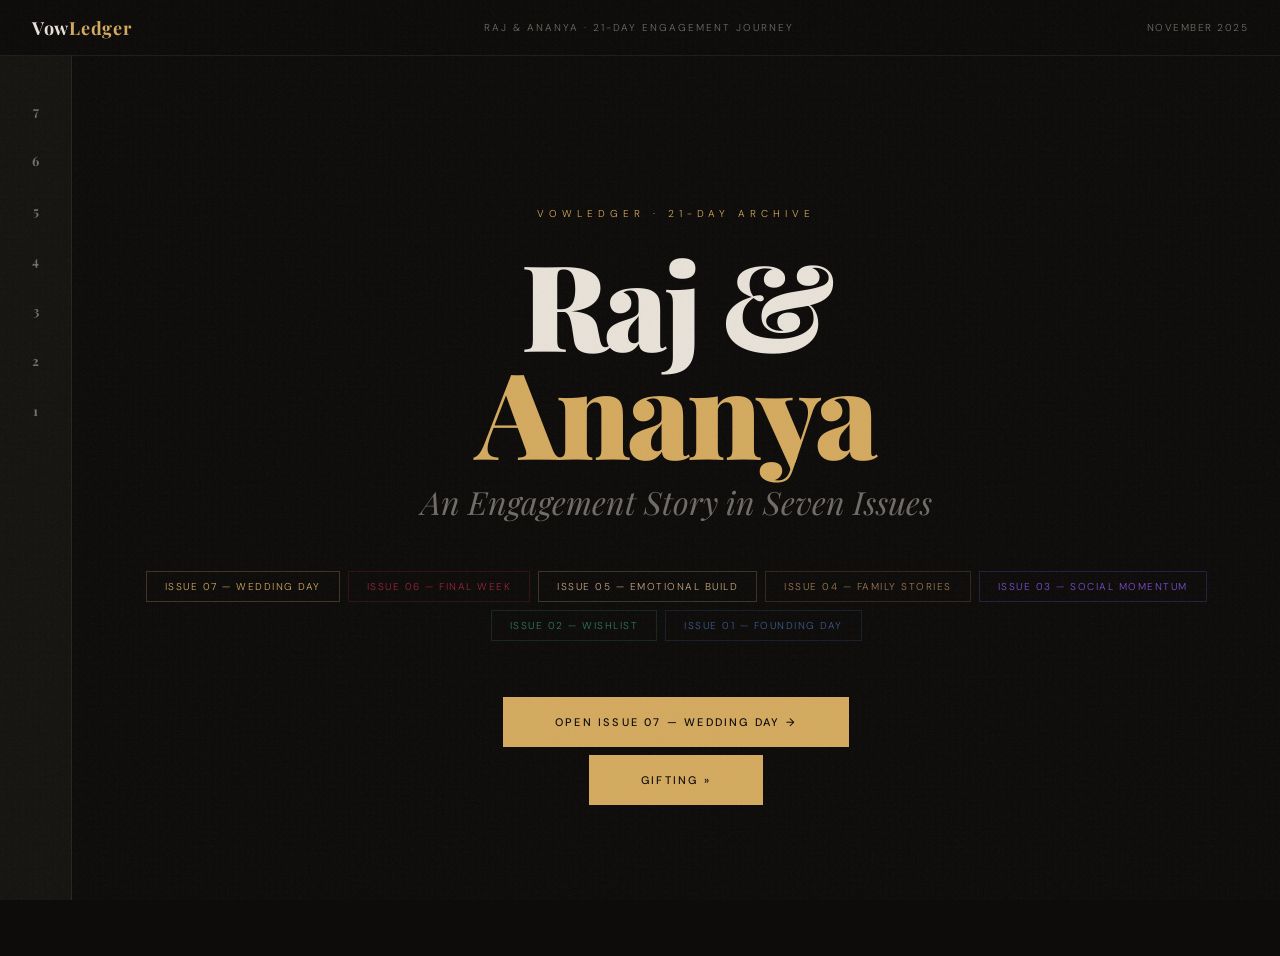
<file: demo/stage1/17-journey.html>
<!DOCTYPE html>
<html lang="en">
<head>
<meta charset="UTF-8">
<meta name="viewport" content="width=device-width, initial-scale=1.0">
<title>VowLedger — Raj & Ananya</title>
<link rel="preconnect" href="https://fonts.googleapis.com">
<link href="https://fonts.googleapis.com/css2?family=Playfair+Display:ital,wght@0,400;0,500;0,700;0,900;1,400;1,700&family=DM+Sans:wght@200;300;400;500&display=swap" rel="stylesheet">
<style>
* { margin:0; padding:0; box-sizing:border-box; }
html { scroll-behavior: smooth; }

:root {
  --bg: #0e0c0a;
  --surface: #161411;
  --border: rgba(255,255,255,0.07);
  --text: #e8e2d9;
  --muted: rgba(232,226,217,0.45);
  --faint: rgba(232,226,217,0.12);
  /* chapter accents */
  --c1: #d4aa5f; /* gold champagne */
  --c2: #9b2335; /* deep crimson */
  --c3: #c8a882; /* warm ivory */
  --c4: #a07850; /* sepia */
  --c5: #7c4fd4; /* electric purple */
  --c6: #2d7a5f; /* emerald */
  --c7: #3a5a8c; /* midnight blue */
}

body {
  background: var(--bg);
  color: var(--text);
  font-family: 'DM Sans', sans-serif;
  font-weight: 300;
  min-height: 100vh;
  overflow-x: hidden;
}

/* ── GRAIN OVERLAY ─────────────────── */
body::before {
  content:'';
  position:fixed; inset:0;
  background-image: url("data:image/svg+xml,%3Csvg xmlns='http://www.w3.org/2000/svg' width='250' height='250'%3E%3Cfilter id='n'%3E%3CfeTurbulence baseFrequency='0.85' numOctaves='4' stitchTiles='stitch'/%3E%3CfeColorMatrix type='saturate' values='0'/%3E%3C/filter%3E%3Crect width='250' height='250' filter='url(%23n)' opacity='0.055'/%3E%3C/svg%3E");
  pointer-events:none; z-index:9999;
}

/* ── TOP MASTHEAD ──────────────────── */
.masthead {
  position: fixed; top:0; left:0; right:0;
  height: 56px;
  background: rgba(14,12,10,0.92);
  backdrop-filter: blur(12px);
  border-bottom: 1px solid var(--border);
  display: flex; align-items: center; justify-content: space-between;
  padding: 0 32px;
  z-index: 100;
}

.masthead-logo {
  font-family: 'Playfair Display', serif;
  font-size: 18px;
  font-weight: 700;
  letter-spacing: 0.04em;
  color: var(--text);
}

.masthead-logo span { color: var(--c1); }

.masthead-meta {
  font-size: 10px;
  letter-spacing: 0.2em;
  text-transform: uppercase;
  color: var(--muted);
}

.masthead-date {
  font-size: 10px;
  letter-spacing: 0.15em;
  text-transform: uppercase;
  color: var(--muted);
}

/* ── ISSUE RAIL (left sidebar) ─────── */
.issue-rail {
  position: fixed;
  left: 0; top: 56px; bottom: 0;
  width: 72px;
  border-right: 1px solid var(--border);
  display: flex;
  flex-direction: column;
  align-items: center;
  padding: 32px 0;
  gap: 6px;
  z-index: 90;
  background: var(--surface);
}

.issue-tab {
  width: 44px; height: 44px;
  border-radius: 4px;
  display: flex; align-items: center; justify-content: center;
  cursor: pointer;
  transition: all 0.25s;
  position: relative;
  border: 1px solid transparent;
}

.issue-tab .tab-num {
  font-family: 'Playfair Display', serif;
  font-size: 13px;
  font-weight: 700;
  color: var(--muted);
  transition: color 0.25s;
}

.issue-tab:hover { border-color: var(--border); }
.issue-tab:hover .tab-num { color: var(--text); }

.issue-tab.active .tab-num { color: var(--bg); font-weight:900; }
.issue-tab.active { border-color: transparent; }

.issue-tab .tab-tooltip {
  position: absolute;
  left: 54px;
  background: var(--surface);
  border: 1px solid var(--border);
  padding: 6px 12px;
  font-size: 10px;
  letter-spacing: 0.12em;
  text-transform: uppercase;
  white-space: nowrap;
  color: var(--text);
  opacity: 0;
  pointer-events: none;
  transition: opacity 0.2s;
}

.issue-tab:hover .tab-tooltip { opacity: 1; }

/* ── MAIN CANVAS ────────────────────── */
.canvas {
  margin-left: 72px;
  margin-top: 56px;
  min-height: calc(100vh - 56px);
  position: relative;
}

/* ── CHAPTER PANEL ──────────────────── */
.chapter {
  display: none;
  min-height: calc(100vh - 56px);
  position: relative;
  overflow: hidden;
}

.chapter.active { display: block; }

/* Chapter-specific accents */
.chapter[data-ch="1"] { --accent: var(--c1); --accent-rgb: 212,170,95; }
.chapter[data-ch="2"] { --accent: var(--c2); --accent-rgb: 155,35,53; }
.chapter[data-ch="3"] { --accent: var(--c3); --accent-rgb: 200,168,130; }
.chapter[data-ch="4"] { --accent: var(--c4); --accent-rgb: 160,120,80; }
.chapter[data-ch="5"] { --accent: var(--c5); --accent-rgb: 124,79,212; }
.chapter[data-ch="6"] { --accent: var(--c6); --accent-rgb: 45,122,95; }
.chapter[data-ch="7"] { --accent: var(--c7); --accent-rgb: 58,90,140; }

/* ── CHAPTER HERO ───────────────────── */
.ch-hero {
  min-height: 100vh;
  display: grid;
  grid-template-columns: 1fr 420px;
  grid-template-rows: 1fr;
  position: relative;
  border-bottom: 1px solid var(--border);
}

.ch-hero-left {
  padding: 80px 64px 80px 64px;
  display: flex;
  flex-direction: column;
  justify-content: flex-end;
  position: relative;
}

.ch-issue-label {
  font-size: 9px;
  letter-spacing: 0.5em;
  text-transform: uppercase;
  color: var(--accent);
  margin-bottom: 20px;
  opacity: 0;
  animation: fadeUp 0.6s 0.1s forwards;
}

.ch-title {
  font-family: 'Playfair Display', serif;
  font-size: clamp(52px, 7vw, 96px);
  font-weight: 900;
  line-height: 0.92;
  letter-spacing: -0.02em;
  color: var(--text);
  margin-bottom: 32px;
  opacity: 0;
  animation: fadeUp 0.7s 0.2s forwards;
}

.ch-title em {
  font-style: italic;
  font-weight: 400;
  color: var(--accent);
  display: block;
}

.ch-tagline {
  font-size: 14px;
  font-weight: 300;
  color: var(--muted);
  line-height: 1.8;
  max-width: 460px;
  margin-bottom: 48px;
  opacity: 0;
  animation: fadeUp 0.7s 0.35s forwards;
}

.ch-days-badge {
  display: inline-flex;
  align-items: center;
  gap: 12px;
  border: 1px solid var(--accent);
  padding: 10px 20px;
  font-size: 10px;
  letter-spacing: 0.25em;
  text-transform: uppercase;
  color: var(--accent);
  opacity: 0;
  animation: fadeUp 0.7s 0.45s forwards;
}

.ch-days-badge::before {
  content: '';
  width: 6px; height: 6px;
  background: var(--accent);
  border-radius: 50%;
  animation: pulse 1.4s infinite;
}

/* Hero right panel */
.ch-hero-right {
  border-left: 1px solid var(--border);
  padding: 80px 48px;
  display: flex;
  flex-direction: column;
  justify-content: center;
  gap: 28px;
  background: rgba(255,255,255,0.015);
  opacity: 0;
  animation: fadeIn 0.8s 0.5s forwards;
}

.stat-block {
  padding-bottom: 28px;
  border-bottom: 1px solid var(--border);
}

.stat-block:last-child { border-bottom: none; padding-bottom: 0; }

.stat-number {
  font-family: 'Playfair Display', serif;
  font-size: 52px;
  font-weight: 700;
  color: var(--accent);
  line-height: 1;
  margin-bottom: 6px;
  counter-reset: none;
}

.stat-label {
  font-size: 10px;
  letter-spacing: 0.2em;
  text-transform: uppercase;
  color: var(--muted);
}

/* ── ACCENT BG SHAPE ─────────────────── */
.ch-bg-shape {
  position: absolute;
  top: -10%;
  right: 380px;
  width: 500px; height: 500px;
  border-radius: 50%;
  background: radial-gradient(circle, rgba(var(--accent-rgb),0.07) 0%, transparent 70%);
  pointer-events: none;
}

/* ── CONTENT SECTIONS ────────────────── */
.ch-body {
  padding: 80px 64px;
}

.section-divider {
  display: flex;
  align-items: center;
  gap: 20px;
  margin-bottom: 56px;
}

.section-divider-line {
  flex: 1;
  height: 1px;
  background: var(--border);
}

.section-divider-label {
  font-size: 9px;
  letter-spacing: 0.4em;
  text-transform: uppercase;
  color: var(--muted);
  white-space: nowrap;
}

/* ── ACTIVITY GRID ───────────────────── */
.activity-grid {
  display: grid;
  grid-template-columns: repeat(auto-fill, minmax(200px, 1fr));
  gap: 1px;
  background: var(--border);
  border: 1px solid var(--border);
  margin-bottom: 80px;
}

.activity-cell {
  background: var(--bg);
  padding: 24px 20px;
  transition: background 0.2s;
  cursor: default;
}

.activity-cell:hover {
  background: rgba(var(--accent-rgb), 0.06);
}

.activity-cell:hover .ac-icon { transform: scale(1.15); }

.ac-icon {
  font-size: 22px;
  margin-bottom: 10px;
  display: block;
  transition: transform 0.2s;
}

.ac-label {
  font-size: 12px;
  font-weight: 400;
  color: var(--text);
  line-height: 1.4;
}

/* ── CONTRIBUTOR CARDS ───────────────── */
.contributors-row {
  display: grid;
  grid-template-columns: repeat(3, 1fr);
  gap: 16px;
  margin-bottom: 80px;
}

.contrib-card {
  border: 1px solid var(--border);
  padding: 28px 24px;
  position: relative;
  overflow: hidden;
  transition: border-color 0.3s;
}

.contrib-card:hover { border-color: rgba(var(--accent-rgb), 0.4); }

.contrib-card::before {
  content: '';
  position: absolute;
  bottom: 0; left: 0; right: 0;
  height: 2px;
  background: var(--accent);
  transform: scaleX(0);
  transition: transform 0.3s;
  transform-origin: left;
}

.contrib-card:hover::before { transform: scaleX(1); }

.contrib-avatar {
  width: 40px; height: 40px;
  border-radius: 50%;
  background: rgba(var(--accent-rgb), 0.15);
  border: 1px solid rgba(var(--accent-rgb), 0.3);
  display: flex; align-items: center; justify-content: center;
  font-family: 'Playfair Display', serif;
  font-size: 16px;
  font-weight: 700;
  color: var(--accent);
  margin-bottom: 14px;
}

.contrib-name {
  font-family: 'Playfair Display', serif;
  font-size: 17px;
  font-weight: 500;
  color: var(--text);
  margin-bottom: 4px;
}

.contrib-role {
  font-size: 10px;
  letter-spacing: 0.15em;
  text-transform: uppercase;
  color: var(--muted);
  margin-bottom: 14px;
}

.contrib-quote {
  font-size: 13px;
  font-style: italic;
  color: var(--muted);
  line-height: 1.7;
  padding-left: 12px;
  border-left: 2px solid rgba(var(--accent-rgb), 0.4);
}

/* ── MILESTONE TRACK ─────────────────── */
.milestone-track {
  display: flex;
  align-items: center;
  gap: 0;
  margin-bottom: 80px;
  overflow-x: auto;
  padding-bottom: 8px;
}

.milestone-track::-webkit-scrollbar { height: 2px; }
.milestone-track::-webkit-scrollbar-track { background: var(--border); }
.milestone-track::-webkit-scrollbar-thumb { background: var(--accent); }

.milestone-node {
  flex-shrink: 0;
  display: flex;
  flex-direction: column;
  align-items: center;
  gap: 10px;
  min-width: 120px;
  position: relative;
}

.milestone-node::after {
  content: '';
  position: absolute;
  top: 16px;
  left: 60%;
  width: 100%;
  height: 1px;
  background: var(--border);
}

.milestone-node:last-child::after { display: none; }

.milestone-dot {
  width: 32px; height: 32px;
  border-radius: 50%;
  border: 1px solid var(--border);
  display: flex; align-items: center; justify-content: center;
  font-size: 13px;
  background: var(--bg);
  position: relative;
  z-index: 1;
  transition: all 0.3s;
}

.milestone-node.done .milestone-dot {
  background: rgba(var(--accent-rgb),0.15);
  border-color: var(--accent);
}

.milestone-node.done::after { background: rgba(var(--accent-rgb),0.3); }

.milestone-text {
  font-size: 10px;
  letter-spacing: 0.1em;
  text-transform: uppercase;
  color: var(--muted);
  text-align: center;
  max-width: 90px;
  line-height: 1.4;
}

/* ── ACTIVITY FEED ───────────────────── */
.feed-list {
  display: flex;
  flex-direction: column;
  gap: 0;
  margin-bottom: 80px;
  border: 1px solid var(--border);
}

.feed-item {
  display: flex;
  align-items: flex-start;
  gap: 20px;
  padding: 20px 24px;
  border-bottom: 1px solid var(--border);
  transition: background 0.2s;
  cursor: default;
  opacity: 0;
  transform: translateX(-12px);
  transition: background 0.2s, opacity 0.4s, transform 0.4s;
}

.feed-item.visible { opacity: 1; transform: translateX(0); }
.feed-item:last-child { border-bottom: none; }
.feed-item:hover { background: rgba(255,255,255,0.02); }

.feed-time {
  font-size: 10px;
  letter-spacing: 0.1em;
  color: var(--muted);
  min-width: 52px;
  padding-top: 2px;
}

.feed-dot {
  width: 8px; height: 8px;
  border-radius: 50%;
  background: var(--accent);
  flex-shrink: 0;
  margin-top: 5px;
  opacity: 0.7;
}

.feed-content {}

.feed-name {
  font-size: 13px;
  font-weight: 500;
  color: var(--text);
  margin-bottom: 3px;
}

.feed-action {
  font-size: 12px;
  color: var(--muted);
  line-height: 1.5;
}

.feed-tag {
  display: inline-block;
  background: rgba(var(--accent-rgb),0.12);
  color: var(--accent);
  font-size: 9px;
  letter-spacing: 0.15em;
  text-transform: uppercase;
  padding: 2px 8px;
  margin-left: 8px;
  vertical-align: middle;
}

/* ── WORD CLOUD ──────────────────────── */
.word-cloud {
  display: flex;
  flex-wrap: wrap;
  gap: 12px;
  align-items: center;
  padding: 40px 0;
  margin-bottom: 80px;
}

.word-cloud-word {
  font-family: 'Playfair Display', serif;
  font-style: italic;
  color: var(--accent);
  cursor: default;
  transition: opacity 0.2s;
}

.word-cloud-word:hover { opacity: 0.6; }

/* ── MAP MOCK ────────────────────────── */
.arrival-map {
  height: 200px;
  border: 1px solid var(--border);
  background: var(--surface);
  position: relative;
  overflow: hidden;
  margin-bottom: 80px;
  display: flex;
  align-items: center;
  justify-content: center;
}

.map-label {
  font-size: 10px;
  letter-spacing: 0.25em;
  text-transform: uppercase;
  color: var(--muted);
  position: absolute;
  top: 16px; left: 20px;
}

.map-pin {
  position: absolute;
  width: 8px; height: 8px;
  border-radius: 50%;
  background: var(--accent);
  animation: mapPulse 2s infinite;
}

@keyframes mapPulse {
  0%,100% { box-shadow: 0 0 0 0 rgba(var(--accent-rgb),0.5); }
  50% { box-shadow: 0 0 0 10px rgba(var(--accent-rgb),0); }
}

.map-city {
  position: absolute;
  font-size: 9px;
  letter-spacing: 0.1em;
  text-transform: uppercase;
  color: var(--muted);
  transform: translateX(-50%);
  white-space: nowrap;
}

.map-grid-line {
  position: absolute;
  background: var(--border);
}

/* ── CONSTELLATION ───────────────────── */
.constellation {
  height: 240px;
  position: relative;
  overflow: hidden;
  margin-bottom: 80px;
  border: 1px solid var(--border);
}

.constellation-label {
  position: absolute;
  top: 16px; left: 20px;
  font-size: 10px;
  letter-spacing: 0.25em;
  text-transform: uppercase;
  color: var(--muted);
}

.c-node {
  position: absolute;
  width: 6px; height: 6px;
  border-radius: 50%;
  background: var(--accent);
  transform: translate(-50%,-50%);
  animation: twinkle 3s infinite;
}

.c-node-name {
  position: absolute;
  font-size: 8px;
  letter-spacing: 0.08em;
  color: var(--muted);
  white-space: nowrap;
  transform: translate(-50%, 8px);
}

.c-line {
  position: absolute;
  background: rgba(var(--accent-rgb), 0.15);
  height: 1px;
  transform-origin: left center;
}

@keyframes twinkle {
  0%,100% { opacity:1; transform: translate(-50%,-50%) scale(1); }
  50% { opacity:0.5; transform: translate(-50%,-50%) scale(0.7); }
}

/* ── CTA BAND ────────────────────────── */
.ch-cta {
  border-top: 1px solid var(--border);
  padding: 56px 64px;
  display: flex;
  align-items: center;
  justify-content: space-between;
}

.cta-prompt {
  font-size: 10px;
  letter-spacing: 0.25em;
  text-transform: uppercase;
  color: var(--muted);
  margin-bottom: 12px;
}

.cta-headline {
  font-family: 'Playfair Display', serif;
  font-size: 28px;
  font-weight: 500;
  color: var(--text);
}

.cta-btn {
  display: flex;
  align-items: center;
  gap: 14px;
  background: transparent;
  border: 1px solid var(--accent);
  color: var(--accent);
  padding: 16px 36px;
  font-family: 'DM Sans', sans-serif;
  font-size: 10px;
  font-weight: 400;
  letter-spacing: 0.2em;
  text-transform: uppercase;
  cursor: pointer;
  transition: all 0.3s;
}

.cta-btn:hover {
  background: var(--accent);
  color: var(--bg);
  transform: translateX(6px);
}

.cta-btn svg { transition: transform 0.3s; }
.cta-btn:hover svg { transform: translateX(4px); }

/* ── INTRO SCREEN ─────────────────────── */
.intro-screen {
  min-height: 100vh;
  display: flex;
  flex-direction: column;
  align-items: center;
  justify-content: center;
  padding: 80px 64px;
  text-align: center;
  position: relative;
}

.intro-eye {
  font-size: 10px;
  letter-spacing: 0.5em;
  text-transform: uppercase;
  color: var(--c1);
  margin-bottom: 28px;
  opacity: 0;
  animation: fadeUp 0.6s 0.2s forwards;
}

.intro-title {
  font-family: 'Playfair Display', serif;
  font-size: clamp(60px, 10vw, 120px);
  font-weight: 900;
  line-height: 0.9;
  color: var(--text);
  letter-spacing: -0.03em;
  margin-bottom: 16px;
  opacity: 0;
  animation: fadeUp 0.7s 0.35s forwards;
}

.intro-title span { color: var(--c1); }

.intro-sub {
  font-family: 'Playfair Display', serif;
  font-size: clamp(20px, 3vw, 32px);
  font-style: italic;
  font-weight: 400;
  color: var(--muted);
  margin-bottom: 48px;
  opacity: 0;
  animation: fadeUp 0.7s 0.5s forwards;
}

.intro-issues-row {
  display: flex;
  gap: 8px;
  flex-wrap: wrap;
  justify-content: center;
  margin-bottom: 56px;
  opacity: 0;
  animation: fadeUp 0.7s 0.65s forwards;
}

.intro-issue-chip {
  border: 1px solid var(--border);
  padding: 8px 18px;
  font-size: 10px;
  letter-spacing: 0.15em;
  text-transform: uppercase;
  color: var(--muted);
  cursor: pointer;
  transition: all 0.25s;
  white-space: nowrap;
}

.intro-issue-chip:hover {
  border-color: currentColor;
}

.intro-begin-btn {
  background: var(--c1);
  border: none;
  color: var(--bg);
  padding: 18px 52px;
  font-family: 'DM Sans', sans-serif;
  font-size: 11px;
  letter-spacing: 0.2em;
  text-transform: uppercase;
  cursor: pointer;
  transition: all 0.3s;
  opacity: 0;
  animation: fadeUp 0.7s 0.8s forwards;
  font-weight: 500;
}

.intro-begin-btn:hover {
  background: var(--text);
  transform: translateY(-3px);
  box-shadow: 0 20px 60px rgba(212,170,95,0.25);
}

/* ── ANIMATIONS ──────────────────────── */
@keyframes fadeUp {
  from { opacity:0; transform: translateY(20px); }
  to   { opacity:1; transform: translateY(0); }
}

@keyframes fadeIn {
  from { opacity:0; }
  to   { opacity:1; }
}

@keyframes pulse {
  0%,100% { opacity:1; transform: scale(1); }
  50% { opacity:0.5; transform: scale(0.8); }
}

/* ── RESPONSIVE ──────────────────────── */
@media (max-width: 900px) {
  .issue-rail { display: none; }
  .canvas { margin-left: 0; }
  .ch-hero { grid-template-columns: 1fr; }
  .ch-hero-right { border-left: none; border-top: 1px solid var(--border); flex-direction: row; }
  .contributors-row { grid-template-columns: 1fr 1fr; }
  .ch-hero-left, .ch-body, .ch-cta { padding: 48px 24px; }
}

@media (max-width: 600px) {
  .contributors-row { grid-template-columns: 1fr; }
  .masthead-meta { display: none; }
}

/* LIVE TAG */
.live-tag {
  display: inline-flex;
  align-items: center;
  gap: 8px;
  background: rgba(155,35,53,0.15);
  border: 1px solid rgba(155,35,53,0.4);
  color: #e05060;
  font-size: 9px;
  letter-spacing: 0.25em;
  text-transform: uppercase;
  padding: 5px 12px;
  margin-bottom: 24px;
  opacity: 0;
  animation: fadeUp 0.6s 0.05s forwards;
}

.live-tag::before {
  content: '';
  width: 5px; height: 5px;
  background: #e05060;
  border-radius: 50%;
  animation: pulse 1s infinite;
}

/* ISSUE COVERS ROW */
.issues-overview {
  display: grid;
  grid-template-columns: repeat(7,1fr);
  gap: 1px;
  background: var(--border);
  border: 1px solid var(--border);
  margin-bottom: 80px;
}

.issue-cover-mini {
  padding: 20px 14px;
  background: var(--bg);
  cursor: pointer;
  transition: background 0.2s;
  display: flex;
  flex-direction: column;
  gap: 8px;
}

.issue-cover-mini:hover { background: rgba(255,255,255,0.03); }

.icm-number {
  font-size: 9px;
  letter-spacing: 0.2em;
  text-transform: uppercase;
}

.icm-title {
  font-family: 'Playfair Display', serif;
  font-size: 13px;
  font-weight: 700;
  color: var(--text);
  line-height: 1.3;
}

.icm-days {
  font-size: 9px;
  color: var(--muted);
  letter-spacing: 0.1em;
  text-transform: uppercase;
}

.icm-bar {
  height: 2px;
  margin-top: 6px;
}
</style>
</head>
<body>

<!-- MASTHEAD -->
<header class="masthead">
  <div class="masthead-logo">Vow<span>Ledger</span></div>
  <div class="masthead-meta">Raj & Ananya · 21-Day Engagement Journey</div>
  <div class="masthead-date">November 2025</div>
</header>

<!-- ISSUE RAIL -->
<nav class="issue-rail" id="issueRail">
  <!-- injected by JS -->
</nav>

<!-- CANVAS -->
<main class="canvas">

  <!-- INTRO (ch 0) -->
  <div class="chapter active" data-ch="0" id="ch-0">
    <div class="intro-screen">
      <div class="intro-eye">VowLedger · 21-Day Archive</div>
      <div class="intro-title">Raj &<br><span>Ananya</span></div>
      <div class="intro-sub">An Engagement Story in Seven Issues </div>
      <div class="intro-issues-row" id="introChips"></div>
      <button class="intro-begin-btn" onclick="goChapter(1)">Open Issue 07 — Wedding Day →</button>
      <a href="18-gifting.html" class="intro-begin-btn" style="text-decoration: none;margin-top:8px;">Gifting &raquo;</a>
    </div>
  </div>

  <!-- CHAPTER 1: WEDDING DAY -->
  <div class="chapter" data-ch="1" id="ch-1">
    <div class="ch-bg-shape"></div>
    <div class="ch-hero">
      <div class="ch-hero-left">
        <div class="live-tag">Live Coverage</div>
        <div class="ch-issue-label">Issue 07 · D-Day to D-1</div>
        <h1 class="ch-title">The<br>Celebration<br><em>Has Begun</em></h1>
        <p class="ch-tagline">The guests have arrived. The drums are playing. Every upload, every tear, every dance move — captured in real time across 18 cities.</p>
        <div class="ch-days-badge">Day 20 — Day 21</div>
      </div>
      <div class="ch-hero-right">
        <div class="stat-block">
          <div class="stat-number">872</div>
          <div class="stat-label">Photos Uploaded Today</div>
        </div>
        <div class="stat-block">
          <div class="stat-number">41</div>
          <div class="stat-label">Video Blessings Received</div>
        </div>
        <div class="stat-block">
          <div class="stat-number">18</div>
          <div class="stat-label">Cities Represented</div>
        </div>
      </div>
    </div>

    <div class="ch-body">
      <div class="section-divider">
        <div class="section-divider-line"></div>
        <div class="section-divider-label">Key Moments</div>
        <div class="section-divider-line"></div>
      </div>

      <div class="activity-grid">
        <div class="activity-cell"><span class="ac-icon">📸</span><div class="ac-label">Live Reactions</div></div>
        <div class="activity-cell"><span class="ac-icon">✈️</span><div class="ac-label">Guest Arrivals</div></div>
        <div class="activity-cell"><span class="ac-icon">💃</span><div class="ac-label">Dance Clips</div></div>
        <div class="activity-cell"><span class="ac-icon">🌿</span><div class="ac-label">Haldi Commentary</div></div>
        <div class="activity-cell"><span class="ac-icon">🪷</span><div class="ac-label">Mehendi Uploads</div></div>
        <div class="activity-cell"><span class="ac-icon">💌</span><div class="ac-label">Emotional Letters</div></div>
        <div class="activity-cell"><span class="ac-icon">🎬</span><div class="ac-label">AI Highlight Reels</div></div>
        <div class="activity-cell"><span class="ac-icon">😭</span><div class="ac-label">Who Cried First</div></div>
        <div class="activity-cell"><span class="ac-icon">⏳</span><div class="ac-label">Wedding Countdown</div></div>
      </div>

      <div class="section-divider">
        <div class="section-divider-line"></div>
        <div class="section-divider-label">Featured Contributors</div>
        <div class="section-divider-line"></div>
      </div>

      <div class="contributors-row">
        <div class="contrib-card">
          <div class="contrib-avatar">S</div>
          <div class="contrib-name">The Sharmas</div>
          <div class="contrib-role">Bride's Family · Kolkata</div>
          <div class="contrib-quote">"Watching her walk out in that lehenga, I forgot how to breathe."</div>
        </div>
        <div class="contrib-card">
          <div class="contrib-avatar">R</div>
          <div class="contrib-name">Rohan Mehta</div>
          <div class="contrib-role">Friend of Groom · Mumbai</div>
          <div class="contrib-quote">"He practiced that dance for three weeks. Still tripped on the first step."</div>
        </div>
        <div class="contrib-card">
          <div class="contrib-avatar">D</div>
          <div class="contrib-name">Dadi & Nani</div>
          <div class="contrib-role">Both Grandmothers · Delhi</div>
          <div class="contrib-quote">"We sat together for the first time, and cried together for the first time."</div>
        </div>
      </div>

      <div class="section-divider">
        <div class="section-divider-line"></div>
        <div class="section-divider-label">Activity Feed</div>
        <div class="section-divider-line"></div>
      </div>

      <div class="feed-list" id="feed-1">
        <div class="feed-item"><div class="feed-time">11:42</div><div class="feed-dot"></div><div class="feed-content"><div class="feed-name">Priya Sharma</div><div class="feed-action">Uploaded 24 mehendi photos <span class="feed-tag">Photos</span></div></div></div>
        <div class="feed-item"><div class="feed-time">11:09</div><div class="feed-dot"></div><div class="feed-content"><div class="feed-name">The Mehta Family</div><div class="feed-action">Submitted audio blessing from Jaipur <span class="feed-tag">Audio</span></div></div></div>
        <div class="feed-item"><div class="feed-time">10:33</div><div class="feed-dot"></div><div class="feed-content"><div class="feed-name">Arjun & Kavya</div><div class="feed-action">Uploaded dance rehearsal — 4 minutes <span class="feed-tag">Video</span></div></div></div>
        <div class="feed-item"><div class="feed-time">09:58</div><div class="feed-dot"></div><div class="feed-content"><div class="feed-name">Riya Gupta</div><div class="feed-action">Wrote emotional letter to the bride <span class="feed-tag">Letter</span></div></div></div>
        <div class="feed-item"><div class="feed-time">09:15</div><div class="feed-dot"></div><div class="feed-content"><div class="feed-name">Nana Ji</div><div class="feed-action">Shared a 3-minute voice blessing from Varanasi <span class="feed-tag">Voice</span></div></div></div>
      </div>

      <div class="section-divider">
        <div class="section-divider-line"></div>
        <div class="section-divider-label">Day Milestones</div>
        <div class="section-divider-line"></div>
      </div>

      <div class="milestone-track">
        <div class="milestone-node done"><div class="milestone-dot">🌅</div><div class="milestone-text">Mehendi Begins</div></div>
        <div class="milestone-node done"><div class="milestone-dot">🥁</div><div class="milestone-text">Baraat Arrives</div></div>
        <div class="milestone-node done"><div class="milestone-dot">🌸</div><div class="milestone-text">First Look</div></div>
        <div class="milestone-node done"><div class="milestone-dot">💍</div><div class="milestone-text">Ring Exchange</div></div>
        <div class="milestone-node"><div class="milestone-dot">🎊</div><div class="milestone-text">Reception Opens</div></div>
        <div class="milestone-node"><div class="milestone-dot">🌙</div><div class="milestone-text">Final Dance</div></div>
      </div>
    </div>

    <div class="ch-cta">
      <div>
        <div class="cta-prompt">Previous Issue</div>
        <div class="cta-headline">See How The Story Built Up</div>
      </div>
      <button class="cta-btn" onclick="goChapter(2)">
        Issue 06 — Final Week
        <svg width="16" height="16" viewBox="0 0 16 16" fill="none"><path d="M3 8h10M9 4l4 4-4 4" stroke="currentColor" stroke-width="1.5" stroke-linecap="round" stroke-linejoin="round"/></svg>
      </button>
    </div>
  </div>

  <!-- CHAPTER 2: FINAL WEEK -->
  <div class="chapter" data-ch="2" id="ch-2">
    <div class="ch-bg-shape"></div>
    <div class="ch-hero">
      <div class="ch-hero-left">
        <div class="ch-issue-label">Issue 06 · D-7 to D-2</div>
        <h1 class="ch-title">Everyone<br>Is<br><em>Arriving</em></h1>
        <p class="ch-tagline">Airport selfies, outfit previews, rehearsal chaos — the final week felt like a luxury festival assembling itself piece by piece.</p>
        <div class="ch-days-badge">Day 14 — Day 19</div>
      </div>
      <div class="ch-hero-right">
        <div class="stat-block"><div class="stat-number">63</div><div class="stat-label">Guests Arrived This Week</div></div>
        <div class="stat-block"><div class="stat-number">11</div><div class="stat-label">Cities Travelled From</div></div>
        <div class="stat-block"><div class="stat-number">28</div><div class="stat-label">Outfit Sneak Peeks</div></div>
      </div>
    </div>

    <div class="ch-body">
      <div class="section-divider"><div class="section-divider-line"></div><div class="section-divider-label">Guest Arrival Map</div><div class="section-divider-line"></div></div>

      <div class="arrival-map">
        <div class="map-label">Arrivals Tracked</div>
        <!-- grid lines -->
        <div class="map-grid-line" style="top:50%;left:0;right:0;"></div>
        <div class="map-grid-line" style="top:0;bottom:0;left:50%;width:1px;"></div>
        <!-- pins -->
        <div class="map-pin" style="top:28%;left:52%;"></div><div class="map-city" style="top:34%;left:52%;">Delhi</div>
        <div class="map-pin" style="top:55%;left:60%;"></div><div class="map-city" style="top:61%;left:60%;">Kolkata</div>
        <div class="map-pin" style="top:50%;left:40%;"></div><div class="map-city" style="top:56%;left:40%;">Mumbai</div>
        <div class="map-pin" style="top:38%;left:72%;"></div><div class="map-city" style="top:44%;left:72%;">Guwahati</div>
        <div class="map-pin" style="top:22%;left:32%;"></div><div class="map-city" style="top:28%;left:32%;">London</div>
        <div class="map-pin" style="top:18%;left:18%;"></div><div class="map-city" style="top:24%;left:18%;">New York</div>
        <div class="map-pin" style="top:65%;left:46%;"></div><div class="map-city" style="top:71%;left:46%;">Bengaluru</div>
      </div>

      <div class="section-divider"><div class="section-divider-line"></div><div class="section-divider-label">This Week's Moments</div><div class="section-divider-line"></div></div>

      <div class="activity-grid">
        <div class="activity-cell"><span class="ac-icon">🛫</span><div class="ac-label">Airport Selfies</div></div>
        <div class="activity-cell"><span class="ac-icon">👗</span><div class="ac-label">Outfit Sneak Peeks</div></div>
        <div class="activity-cell"><span class="ac-icon">👨‍👩‍👧</span><div class="ac-label">Family Arrivals</div></div>
        <div class="activity-cell"><span class="ac-icon">🎤</span><div class="ac-label">Rehearsal Clips</div></div>
        <div class="activity-cell"><span class="ac-icon">🕺</span><div class="ac-label">Dance Practices</div></div>
        <div class="activity-cell"><span class="ac-icon">🤫</span><div class="ac-label">Surprise Plans</div></div>
        <div class="activity-cell"><span class="ac-icon">🎁</span><div class="ac-label">Room Drops</div></div>
        <div class="activity-cell"><span class="ac-icon">😅</span><div class="ac-label">Wedding Chaos</div></div>
      </div>

      <div class="section-divider"><div class="section-divider-line"></div><div class="section-divider-label">Activity Feed</div><div class="section-divider-line"></div></div>

      <div class="feed-list" id="feed-2">
        <div class="feed-item"><div class="feed-time">Day 19</div><div class="feed-dot"></div><div class="feed-content"><div class="feed-name">The Bose Family</div><div class="feed-action">Landed in Delhi, shared airport arrival reel <span class="feed-tag">Video</span></div></div></div>
        <div class="feed-item"><div class="feed-time">Day 18</div><div class="feed-dot"></div><div class="feed-content"><div class="feed-name">Ananya's Cousins</div><div class="feed-action">Posted group outfit coordination — 6 photos <span class="feed-tag">Photos</span></div></div></div>
        <div class="feed-item"><div class="feed-time">Day 17</div><div class="feed-dot"></div><div class="feed-content"><div class="feed-name">Sangeet Committee</div><div class="feed-action">Final rehearsal clips — 3 performances <span class="feed-tag">Video</span></div></div></div>
        <div class="feed-item"><div class="feed-time">Day 16</div><div class="feed-dot"></div><div class="feed-content"><div class="feed-name">Raj's College Friends</div><div class="feed-action">Surprise plan submitted and approved <span class="feed-tag">Surprise</span></div></div></div>
      </div>
    </div>

    <div class="ch-cta">
      <div>
        <div class="cta-prompt">Previous Issue</div>
        <div class="cta-headline">Go Back To The Emotional Build-Up</div>
      </div>
      <button class="cta-btn" onclick="goChapter(3)">
        Issue 05 — Emotional Build
        <svg width="16" height="16" viewBox="0 0 16 16" fill="none"><path d="M3 8h10M9 4l4 4-4 4" stroke="currentColor" stroke-width="1.5" stroke-linecap="round" stroke-linejoin="round"/></svg>
      </button>
    </div>
  </div>

  <!-- CHAPTER 3: EMOTIONAL BUILD -->
  <div class="chapter" data-ch="3" id="ch-3">
    <div class="ch-bg-shape"></div>
    <div class="ch-hero">
      <div class="ch-hero-left">
        <div class="ch-issue-label">Issue 05 · D-10 to D-8</div>
        <h1 class="ch-title">The Memories<br>Started<br><em>Pouring In</em></h1>
        <p class="ch-tagline">Parent letters. Sibling confessions. Voice notes recorded at 2am. This was when the story stopped being a wedding — and became a legacy.</p>
        <div class="ch-days-badge">Day 11 — Day 13</div>
      </div>
      <div class="ch-hero-right">
        <div class="stat-block"><div class="stat-number">312</div><div class="stat-label">Memories Shared</div></div>
        <div class="stat-block"><div class="stat-number">89</div><div class="stat-label">Audio Blessings</div></div>
        <div class="stat-block"><div class="stat-number">41</div><div class="stat-label">Handwritten Notes</div></div>
      </div>
    </div>

    <div class="ch-body">
      <div class="section-divider"><div class="section-divider-line"></div><div class="section-divider-label">Emotional Moments</div><div class="section-divider-line"></div></div>

      <div class="activity-grid">
        <div class="activity-cell"><span class="ac-icon">💬</span><div class="ac-label">Parent Letters</div></div>
        <div class="activity-cell"><span class="ac-icon">👫</span><div class="ac-label">Sibling Stories</div></div>
        <div class="activity-cell"><span class="ac-icon">🧠</span><div class="ac-label">Relationship Memories</div></div>
        <div class="activity-cell"><span class="ac-icon">🎙</span><div class="ac-label">Voice Notes</div></div>
        <div class="activity-cell"><span class="ac-icon">✨</span><div class="ac-label">"How They Changed My Life"</div></div>
        <div class="activity-cell"><span class="ac-icon">🖼</span><div class="ac-label">Old Photos</div></div>
      </div>

      <div class="section-divider"><div class="section-divider-line"></div><div class="section-divider-label">Featured Contributors</div><div class="section-divider-line"></div></div>

      <div class="contributors-row">
        <div class="contrib-card">
          <div class="contrib-avatar">M</div>
          <div class="contrib-name">Ananya's Mother</div>
          <div class="contrib-role">Mother of the Bride</div>
          <div class="contrib-quote">"I wrote this letter three times. I still couldn't get through it without crying."</div>
        </div>
        <div class="contrib-card">
          <div class="contrib-avatar">V</div>
          <div class="contrib-name">Vikram — Raj's Brother</div>
          <div class="contrib-role">Sibling · Pune</div>
          <div class="contrib-quote">"He used to practice his vows in the bathroom. I heard everything through the wall."</div>
        </div>
        <div class="contrib-card">
          <div class="contrib-avatar">N</div>
          <div class="contrib-name">Nani Ji</div>
          <div class="contrib-role">Grandmother · Varanasi</div>
          <div class="contrib-quote">"I recorded this three times. I kept forgetting words. But my heart never forgot."</div>
        </div>
      </div>

      <div class="section-divider"><div class="section-divider-line"></div><div class="section-divider-label">Activity Feed</div><div class="section-divider-line"></div></div>

      <div class="feed-list" id="feed-3">
        <div class="feed-item"><div class="feed-time">Day 13</div><div class="feed-dot"></div><div class="feed-content"><div class="feed-name">Ananya's Father</div><div class="feed-action">Submitted a 7-minute voice letter — longest single contribution <span class="feed-tag">Voice</span></div></div></div>
        <div class="feed-item"><div class="feed-time">Day 12</div><div class="feed-dot"></div><div class="feed-content"><div class="feed-name">Raj's Mother</div><div class="feed-action">Uploaded handwritten letter, scanned — 4 pages <span class="feed-tag">Letter</span></div></div></div>
        <div class="feed-item"><div class="feed-time">Day 12</div><div class="feed-dot"></div><div class="feed-content"><div class="feed-name">College Roommates</div><div class="feed-action">Submitted collaborative memory journal — 12 contributors <span class="feed-tag">Memory</span></div></div></div>
        <div class="feed-item"><div class="feed-time">Day 11</div><div class="feed-dot"></div><div class="feed-content"><div class="feed-name">Childhood Neighbour</div><div class="feed-action">Shared photos from 1998 — the earliest archive contribution <span class="feed-tag">Photos</span></div></div></div>
      </div>
    </div>

    <div class="ch-cta">
      <div>
        <div class="cta-prompt">Previous Issue</div>
        <div class="cta-headline">Families Began Opening Their Archives</div>
      </div>
      <button class="cta-btn" onclick="goChapter(4)">
        Issue 04 — Family Stories
        <svg width="16" height="16" viewBox="0 0 16 16" fill="none"><path d="M3 8h10M9 4l4 4-4 4" stroke="currentColor" stroke-width="1.5" stroke-linecap="round" stroke-linejoin="round"/></svg>
      </button>
    </div>
  </div>

  <!-- CHAPTER 4: FAMILY STORIES -->
  <div class="chapter" data-ch="4" id="ch-4">
    <div class="ch-bg-shape"></div>
    <div class="ch-hero">
      <div class="ch-hero-left">
        <div class="ch-issue-label">Issue 04 · D-14 to D-11</div>
        <h1 class="ch-title">Families<br>Opened Their<br><em>Archives</em></h1>
        <p class="ch-tagline">Recipes passed down three generations. Childhood albums finally digitised. Grandparents' voices — captured before they fade into memory.</p>
        <div class="ch-days-badge">Day 7 — Day 10</div>
      </div>
      <div class="ch-hero-right">
        <div class="stat-block"><div class="stat-number">156</div><div class="stat-label">Archive Photos Shared</div></div>
        <div class="stat-block"><div class="stat-number">14</div><div class="stat-label">Family Recipes Uploaded</div></div>
        <div class="stat-block"><div class="stat-number">6</div><div class="stat-label">Grandparent Messages</div></div>
      </div>
    </div>

    <div class="ch-body">
      <div class="section-divider"><div class="section-divider-line"></div><div class="section-divider-label">Memory Cloud · Most Used Words</div><div class="section-divider-line"></div></div>

      <div class="word-cloud">
        <span class="word-cloud-word" style="font-size:44px;">laughter</span>
        <span class="word-cloud-word" style="font-size:28px; opacity:0.7;">stubborn</span>
        <span class="word-cloud-word" style="font-size:36px; opacity:0.85;">dancing</span>
        <span class="word-cloud-word" style="font-size:22px; opacity:0.55;">recipes</span>
        <span class="word-cloud-word" style="font-size:52px; opacity:0.9;">love</span>
        <span class="word-cloud-word" style="font-size:18px; opacity:0.45;">patience</span>
        <span class="word-cloud-word" style="font-size:30px; opacity:0.75;">caring</span>
        <span class="word-cloud-word" style="font-size:24px; opacity:0.6;">chaos</span>
        <span class="word-cloud-word" style="font-size:40px; opacity:0.8;">family</span>
        <span class="word-cloud-word" style="font-size:20px; opacity:0.5;">brave</span>
        <span class="word-cloud-word" style="font-size:34px; opacity:0.8;">home</span>
        <span class="word-cloud-word" style="font-size:16px; opacity:0.4;">stubborn</span>
        <span class="word-cloud-word" style="font-size:26px; opacity:0.65;">warmth</span>
      </div>

      <div class="section-divider"><div class="section-divider-line"></div><div class="section-divider-label">Featured Contributions</div><div class="section-divider-line"></div></div>

      <div class="contributors-row">
        <div class="contrib-card">
          <div class="contrib-avatar">D</div>
          <div class="contrib-name">Dada Ji</div>
          <div class="contrib-role">Grandfather · Lucknow</div>
          <div class="contrib-quote">"I found a photo of Raj at age 4. He was wearing the same stubborn expression he has now."</div>
        </div>
        <div class="contrib-card">
          <div class="contrib-avatar">K</div>
          <div class="contrib-name">Kamla Aunty</div>
          <div class="contrib-role">Bride's Family · Jaipur</div>
          <div class="contrib-quote">"I'm including my mother's dal recipe. It's the first thing Ananya must cook in her new home."</div>
        </div>
        <div class="contrib-card">
          <div class="contrib-avatar">P</div>
          <div class="contrib-name">The Pillais</div>
          <div class="contrib-role">Family Friends · Chennai</div>
          <div class="contrib-quote">"We have 25 years of memories with this family. Here is where we begin the next 25."</div>
        </div>
      </div>

      <div class="section-divider"><div class="section-divider-line"></div><div class="section-divider-label">Activity Feed</div><div class="section-divider-line"></div></div>

      <div class="feed-list" id="feed-4">
        <div class="feed-item"><div class="feed-time">Day 10</div><div class="feed-dot"></div><div class="feed-content"><div class="feed-name">Ananya's Maasi</div><div class="feed-action">Uploaded 1992 family album — 34 scanned photos <span class="feed-tag">Archive</span></div></div></div>
        <div class="feed-item"><div class="feed-time">Day 9</div><div class="feed-dot"></div><div class="feed-content"><div class="feed-name">Raj's Tauji</div><div class="feed-action">Submitted recipe for the family's festive kheer <span class="feed-tag">Recipe</span></div></div></div>
        <div class="feed-item"><div class="feed-time">Day 8</div><div class="feed-dot"></div><div class="feed-content"><div class="feed-name">Nana Ji</div><div class="feed-action">Recorded 4-minute blessing in Awadhi dialect <span class="feed-tag">Voice</span></div></div></div>
        <div class="feed-item"><div class="feed-time">Day 7</div><div class="feed-dot"></div><div class="feed-content"><div class="feed-name">Old Neighbourhood Group</div><div class="feed-action">"Then vs Now" photo set — 8 before/after pairs <span class="feed-tag">Photos</span></div></div></div>
      </div>
    </div>

    <div class="ch-cta">
      <div>
        <div class="cta-prompt">Previous Issue</div>
        <div class="cta-headline">The Wedding Became A Social Event</div>
      </div>
      <button class="cta-btn" onclick="goChapter(5)">
        Issue 03 — Social Momentum
        <svg width="16" height="16" viewBox="0 0 16 16" fill="none"><path d="M3 8h10M9 4l4 4-4 4" stroke="currentColor" stroke-width="1.5" stroke-linecap="round" stroke-linejoin="round"/></svg>
      </button>
    </div>
  </div>

  <!-- CHAPTER 5: SOCIAL MOMENTUM -->
  <div class="chapter" data-ch="5" id="ch-5">
    <div class="ch-bg-shape"></div>
    <div class="ch-hero">
      <div class="ch-hero-left">
        <div class="ch-issue-label">Issue 03 · D-17 to D-15</div>
        <h1 class="ch-title">The Wedding<br>Became A<br><em>Social Event</em></h1>
        <p class="ch-tagline">Quizzes. Predictions. Music battles. Compatibility wars. 2,400 guests turned a wedding into a living, breathing social game.</p>
        <div class="ch-days-badge">Day 4 — Day 6</div>
      </div>
      <div class="ch-hero-right">
        <div class="stat-block"><div class="stat-number">2.4K</div><div class="stat-label">Poll Votes Cast</div></div>
        <div class="stat-block"><div class="stat-number">138</div><div class="stat-label">Song Submissions</div></div>
        <div class="stat-block"><div class="stat-number">67</div><div class="stat-label">Predictions Made</div></div>
      </div>
    </div>

    <div class="ch-body">
      <div class="section-divider"><div class="section-divider-line"></div><div class="section-divider-label">Top Social Activities</div><div class="section-divider-line"></div></div>

      <div class="activity-grid">
        <div class="activity-cell"><span class="ac-icon">🧩</span><div class="ac-label">Couple Quizzes</div></div>
        <div class="activity-cell"><span class="ac-icon">🔮</span><div class="ac-label">Wedding Predictions</div></div>
        <div class="activity-cell"><span class="ac-icon">📊</span><div class="ac-label">Guest Polls</div></div>
        <div class="activity-cell"><span class="ac-icon">🎵</span><div class="ac-label">Music Voting</div></div>
        <div class="activity-cell"><span class="ac-icon">💑</span><div class="ac-label">Compatibility Games</div></div>
        <div class="activity-cell"><span class="ac-icon">⚔️</span><div class="ac-label">Memory Battles</div></div>
      </div>

      <div class="section-divider"><div class="section-divider-line"></div><div class="section-divider-label">Featured Contributors</div><div class="section-divider-line"></div></div>

      <div class="contributors-row">
        <div class="contrib-card">
          <div class="contrib-avatar">A</div>
          <div class="contrib-name">Aditi & Gang</div>
          <div class="contrib-role">College Friends · Bangalore</div>
          <div class="contrib-quote">"We submitted 11 songs for the sangeet playlist. All 11 got accepted. We run this."</div>
        </div>
        <div class="contrib-card">
          <div class="contrib-avatar">T</div>
          <div class="contrib-name">Team Raj (Office)</div>
          <div class="contrib-role">Colleagues · Hyderabad</div>
          <div class="contrib-quote">"Our quiz team got a perfect score on the 'Raj trivia' round. Raj himself failed it."</div>
        </div>
        <div class="contrib-card">
          <div class="contrib-avatar">Z</div>
          <div class="contrib-name">Zara & Mihir</div>
          <div class="contrib-role">Friends of Both · London</div>
          <div class="contrib-quote">"Prediction: they will argue about the thermostat within 3 days of moving in."</div>
        </div>
      </div>

      <div class="section-divider"><div class="section-divider-line"></div><div class="section-divider-label">Activity Feed</div><div class="section-divider-line"></div></div>

      <div class="feed-list" id="feed-5">
        <div class="feed-item"><div class="feed-time">Day 6</div><div class="feed-dot"></div><div class="feed-content"><div class="feed-name">250 Guests</div><div class="feed-action">Voted in "First Holiday Destination" poll — Goa wins <span class="feed-tag">Poll</span></div></div></div>
        <div class="feed-item"><div class="feed-time">Day 5</div><div class="feed-dot"></div><div class="feed-content"><div class="feed-name">Raj's Office Team</div><div class="feed-action">Submitted the most creative wedding prediction <span class="feed-tag">Prediction</span></div></div></div>
        <div class="feed-item"><div class="feed-time">Day 5</div><div class="feed-dot"></div><div class="feed-content"><div class="feed-name">Music Committee</div><div class="feed-action">Finalised sangeet playlist — 138 inputs merged <span class="feed-tag">Music</span></div></div></div>
        <div class="feed-item"><div class="feed-time">Day 4</div><div class="feed-dot"></div><div class="feed-content"><div class="feed-name">Everyone</div><div class="feed-action">Compatibility quiz peaked — 380 responses in 2 hours <span class="feed-tag">Quiz</span></div></div></div>
      </div>
    </div>

    <div class="ch-cta">
      <div>
        <div class="cta-prompt">Previous Issue</div>
        <div class="cta-headline">Guests Started Building The Future</div>
      </div>
      <button class="cta-btn" onclick="goChapter(6)">
        Issue 02 — Wishlist Momentum
        <svg width="16" height="16" viewBox="0 0 16 16" fill="none"><path d="M3 8h10M9 4l4 4-4 4" stroke="currentColor" stroke-width="1.5" stroke-linecap="round" stroke-linejoin="round"/></svg>
      </button>
    </div>
  </div>

  <!-- CHAPTER 6: WISHLIST MOMENTUM -->
  <div class="chapter" data-ch="6" id="ch-6">
    <div class="ch-bg-shape"></div>
    <div class="ch-hero">
      <div class="ch-hero-left">
        <div class="ch-issue-label">Issue 02 · D-20 to D-18</div>
        <h1 class="ch-title">Guests<br>Built The<br><em>Future</em></h1>
        <p class="ch-tagline">Honeymoon funding. Home wishlists. Dining tables and coffee corners — the people who love them most built their next chapter, piece by piece.</p>
        <div class="ch-days-badge">Day 1 — Day 3</div>
      </div>
      <div class="ch-hero-right">
        <div class="stat-block"><div class="stat-number">₹3.2L</div><div class="stat-label">Total Contributions</div></div>
        <div class="stat-block"><div class="stat-number">48</div><div class="stat-label">Founding Contributors</div></div>
        <div class="stat-block"><div class="stat-number">12</div><div class="stat-label">Items Fully Funded</div></div>
      </div>
    </div>

    <div class="ch-body">
      <div class="section-divider"><div class="section-divider-line"></div><div class="section-divider-label">Contribution Constellation</div><div class="section-divider-line"></div></div>

      <div class="constellation" id="constellation">
        <div class="constellation-label">48 Founding Contributors</div>
        <!-- injected by JS -->
      </div>

      <div class="section-divider"><div class="section-divider-line"></div><div class="section-divider-label">Top Funded Items</div><div class="section-divider-line"></div></div>

      <div class="activity-grid">
        <div class="activity-cell"><span class="ac-icon">🌴</span><div class="ac-label">Maldives Honeymoon<br><small style="color:var(--muted);font-size:10px;">₹80,000 raised</small></div></div>
        <div class="activity-cell"><span class="ac-icon">🍽</span><div class="ac-label">Dining Table<br><small style="color:var(--muted);font-size:10px;">₹72,000 raised</small></div></div>
        <div class="activity-cell"><span class="ac-icon">☕</span><div class="ac-label">Coffee Corner<br><small style="color:var(--muted);font-size:10px;">₹45,000 raised</small></div></div>
        <div class="activity-cell"><span class="ac-icon">📽</span><div class="ac-label">Home Theatre<br><small style="color:var(--muted);font-size:10px;">₹38,000 raised</small></div></div>
        <div class="activity-cell"><span class="ac-icon">🛋</span><div class="ac-label">Living Room Set<br><small style="color:var(--muted);font-size:10px;">₹30,000 raised</small></div></div>
        <div class="activity-cell"><span class="ac-icon">📚</span><div class="ac-label">Library Corner<br><small style="color:var(--muted);font-size:10px;">₹22,000 raised</small></div></div>
      </div>

      <div class="section-divider"><div class="section-divider-line"></div><div class="section-divider-label">Activity Feed</div><div class="section-divider-line"></div></div>

      <div class="feed-list" id="feed-6">
        <div class="feed-item"><div class="feed-time">Day 3</div><div class="feed-dot"></div><div class="feed-content"><div class="feed-name">The Khannas</div><div class="feed-action">Completed the dining table funding — ₹48,000 contribution <span class="feed-tag">Founding</span></div></div></div>
        <div class="feed-item"><div class="feed-time">Day 2</div><div class="feed-dot"></div><div class="feed-content"><div class="feed-name">Raj's Phupho Ji</div><div class="feed-action">First to fund the coffee corner — named herself a founding sponsor <span class="feed-tag">Founding</span></div></div></div>
        <div class="feed-item"><div class="feed-time">Day 2</div><div class="feed-dot"></div><div class="feed-content"><div class="feed-name">30 Guests</div><div class="feed-action">Jointly funded the Maldives honeymoon experience <span class="feed-tag">Group</span></div></div></div>
        <div class="feed-item"><div class="feed-time">Day 1</div><div class="feed-dot"></div><div class="feed-content"><div class="feed-name">The Guptas</div><div class="feed-action">First ever wishlist contribution — ₹10,000 <span class="feed-tag">First</span></div></div></div>
      </div>
    </div>

    <div class="ch-cta">
      <div>
        <div class="cta-prompt">Previous Issue</div>
        <div class="cta-headline">The Founding Story Began</div>
      </div>
      <button class="cta-btn" onclick="goChapter(7)">
        Issue 01 — Founding Day
        <svg width="16" height="16" viewBox="0 0 16 16" fill="none"><path d="M3 8h10M9 4l4 4-4 4" stroke="currentColor" stroke-width="1.5" stroke-linecap="round" stroke-linejoin="round"/></svg>
      </button>
    </div>
  </div>

  <!-- CHAPTER 7: FOUNDING DAY -->
  <div class="chapter" data-ch="7" id="ch-7">
    <div class="ch-bg-shape"></div>
    <div class="ch-hero">
      <div class="ch-hero-left">
        <div class="ch-issue-label">Issue 01 · D-21 · The Beginning</div>
        <h1 class="ch-title">The<br>Founding<br><em>Story Began</em></h1>
        <p class="ch-tagline">Day One. The microsite went live. 184 guests received an invitation. And nine cities connected for the first time around a single couple's love story.</p>
        <div class="ch-days-badge">Day 1 · Launch Day</div>
      </div>
      <div class="ch-hero-right">
        <div class="stat-block"><div class="stat-number">184</div><div class="stat-label">Guests Invited</div></div>
        <div class="stat-block"><div class="stat-number">9</div><div class="stat-label">Cities Connected</div></div>
        <div class="stat-block"><div class="stat-number">17</div><div class="stat-label">Founding Contributors</div></div>
      </div>
    </div>

    <div class="ch-body">
      <div class="section-divider"><div class="section-divider-line"></div><div class="section-divider-label">Founding Day Events</div><div class="section-divider-line"></div></div>

      <div class="activity-grid">
        <div class="activity-cell"><span class="ac-icon">🚀</span><div class="ac-label">Microsite Launch</div></div>
        <div class="activity-cell"><span class="ac-icon">🏅</span><div class="ac-label">First Contributors</div></div>
        <div class="activity-cell"><span class="ac-icon">🙏</span><div class="ac-label">First Blessing</div></div>
        <div class="activity-cell"><span class="ac-icon">💬</span><div class="ac-label">First Reactions</div></div>
        <div class="activity-cell"><span class="ac-icon">📩</span><div class="ac-label">Invite Rollout</div></div>
        <div class="activity-cell"><span class="ac-icon">🌐</span><div class="ac-label">9 Cities Connected</div></div>
      </div>

      <div class="section-divider"><div class="section-divider-line"></div><div class="section-divider-label">Founding Contributors — The First 17</div><div class="section-divider-line"></div></div>

      <div class="contributors-row">
        <div class="contrib-card">
          <div class="contrib-avatar">G</div>
          <div class="contrib-name">The Guptas</div>
          <div class="contrib-role">Founding Contributor #1</div>
          <div class="contrib-quote">"We were first. Proudly, fiercely, first."</div>
        </div>
        <div class="contrib-card">
          <div class="contrib-avatar">S</div>
          <div class="contrib-name">Sunita Aunty</div>
          <div class="contrib-role">Founding Contributor #2</div>
          <div class="contrib-quote">"I saw the page go live and contributed within three minutes."</div>
        </div>
        <div class="contrib-card">
          <div class="contrib-avatar">B</div>
          <div class="contrib-name">The Boses</div>
          <div class="contrib-role">Founding Contributor #3</div>
          <div class="contrib-quote">"We've watched Raj grow up. Being part of this founding story is an honour."</div>
        </div>
      </div>

      <div class="section-divider"><div class="section-divider-line"></div><div class="section-divider-label">Founding Day Feed</div><div class="section-divider-line"></div></div>

      <div class="feed-list" id="feed-7">
        <div class="feed-item"><div class="feed-time">6:01pm</div><div class="feed-dot"></div><div class="feed-content"><div class="feed-name">VowLedger</div><div class="feed-action">Microsite went live — 184 invitations sent simultaneously <span class="feed-tag">Launch</span></div></div></div>
        <div class="feed-item"><div class="feed-time">6:04pm</div><div class="feed-dot"></div><div class="feed-content"><div class="feed-name">The Guptas</div><div class="feed-action">First ever contribution — ₹10,000 to the dining table <span class="feed-tag">First</span></div></div></div>
        <div class="feed-item"><div class="feed-time">6:11pm</div><div class="feed-dot"></div><div class="feed-content"><div class="feed-name">Nani Ji</div><div class="feed-action">First blessing uploaded — a poem in Hindi <span class="feed-tag">Blessing</span></div></div></div>
        <div class="feed-item"><div class="feed-time">6:58pm</div><div class="feed-dot"></div><div class="feed-content"><div class="feed-name">17 Families</div><div class="feed-action">All founding contributor slots filled — Day 1 complete <span class="feed-tag">Milestone</span></div></div></div>
      </div>
    </div>

    <div class="ch-cta">
      <div>
        <div class="cta-prompt">Return to the present</div>
        <div class="cta-headline">See The Celebration Unfold</div>
      </div>
      <button class="cta-btn" onclick="goChapter(1)">
        Issue 07 — Wedding Day
        <svg width="16" height="16" viewBox="0 0 16 16" fill="none"><path d="M3 8h10M9 4l4 4-4 4" stroke="currentColor" stroke-width="1.5" stroke-linecap="round" stroke-linejoin="round"/></svg>
      </button>
    </div>
  </div>

</main>

<script>
const chapters = [
  null, // 0 placeholder
  { label: 'Wedding Day',      short: 'WD', color: '#d4aa5f', days: 'D-Day' },
  { label: 'Final Week',       short: 'FW', color: '#9b2335', days: 'D-7 to D-2' },
  { label: 'Emotional Build',  short: 'EB', color: '#c8a882', days: 'D-10 to D-8' },
  { label: 'Family Stories',   short: 'FS', color: '#a07850', days: 'D-14 to D-11' },
  { label: 'Social Momentum',  short: 'SM', color: '#7c4fd4', days: 'D-17 to D-15' },
  { label: 'Wishlist',         short: 'WL', color: '#2d7a5f', days: 'D-20 to D-18' },
  { label: 'Founding Day',     short: 'FD', color: '#3a5a8c', days: 'D-21' },
];

let current = 0;

// BUILD RAIL
const rail = document.getElementById('issueRail');
for (let i = 1; i <= 7; i++) {
  const ch = chapters[i];
  const tab = document.createElement('div');
  tab.className = 'issue-tab';
  tab.id = `tab-${i}`;
  tab.innerHTML = `<div class="tab-num">${8-i}</div><div class="tab-tooltip">${ch.label}</div>`;
  tab.onclick = () => goChapter(i);
  rail.appendChild(tab);
}

// BUILD INTRO CHIPS
const chipsWrap = document.getElementById('introChips');
for (let i = 1; i <= 7; i++) {
  const ch = chapters[i];
  const chip = document.createElement('div');
  chip.className = 'intro-issue-chip';
  chip.style.color = ch.color;
  chip.style.borderColor = ch.color + '40';
  chip.textContent = `Issue 0${8-i} — ${ch.label}`;
  chip.onclick = () => goChapter(i);
  chipsWrap.appendChild(chip);
}

function goChapter(n) {
  // hide all
  document.querySelectorAll('.chapter').forEach(c => c.classList.remove('active'));
  document.querySelectorAll('.issue-tab').forEach(t => {
    t.classList.remove('active');
    t.style.background = '';
  });

  current = n;
  const el = document.getElementById(`ch-${n}`);
  el.classList.add('active');

  if (n > 0) {
    const tab = document.getElementById(`tab-${n}`);
    if (tab) {
      tab.classList.add('active');
      tab.style.background = chapters[n].color;
    }
    // stagger-animate feed items
    setTimeout(() => animateFeed(n), 200);
    // constellation on ch6
    if (n === 6) buildConstellation();
  }

  window.scrollTo(0, 0);
}

function animateFeed(n) {
  const feed = document.getElementById(`feed-${n}`);
  if (!feed) return;
  const items = feed.querySelectorAll('.feed-item');
  items.forEach((item, i) => {
    item.style.transitionDelay = `${i * 80}ms`;
    item.classList.add('visible');
  });
}

// CONSTELLATION
function buildConstellation() {
  const el = document.getElementById('constellation');
  el.innerHTML = '<div class="constellation-label">48 Founding Contributors</div>';

  const names = ['Guptas','Mehtas','Boses','Sharma','Pillais','Khannas','Sunita A.','Rajan','Priya','Arjun','Vikram','Kavya','Nana Ji','Dadi','Phupho Ji','Team Raj','Aditi & G.'];
  const nodes = [];

  names.forEach((name, i) => {
    const x = 8 + Math.random() * 84;
    const y = 20 + Math.random() * 65;
    nodes.push({ x, y, name });

    const node = document.createElement('div');
    node.className = 'c-node';
    node.style.cssText = `left:${x}%;top:${y}%;animation-delay:${Math.random()*2}s;`;
    el.appendChild(node);

    const label = document.createElement('div');
    label.className = 'c-node-name';
    label.style.cssText = `left:${x}%;top:${y}%;`;
    label.textContent = name;
    el.appendChild(label);
  });

  // draw a few connecting lines
  for (let i = 0; i < 14; i++) {
    const a = nodes[Math.floor(Math.random()*nodes.length)];
    const b = nodes[Math.floor(Math.random()*nodes.length)];
    if (a === b) continue;
    const dx = (b.x - a.x) / 100 * el.offsetWidth;
    const dy = (b.y - a.y) / 100 * el.offsetHeight;
    const len = Math.sqrt(dx*dx + dy*dy);
    const angle = Math.atan2(dy, dx) * 180 / Math.PI;
    const line = document.createElement('div');
    line.className = 'c-line';
    line.style.cssText = `left:${a.x}%;top:${a.y}%;width:${len}px;transform:rotate(${angle}deg);`;
    el.insertBefore(line, el.firstChild);
  }
}

// INTERSECTION OBSERVER for scroll reveals
const observer = new IntersectionObserver(entries => {
  entries.forEach(e => {
    if (e.isIntersecting) {
      e.target.classList.add('visible');
      observer.unobserve(e.target);
    }
  });
}, { threshold: 0.15 });

// Observe all feed items on initial load
document.querySelectorAll('.feed-item').forEach(item => observer.observe(item));

// WORD CLOUD subtle float
document.querySelectorAll('.word-cloud-word').forEach((w, i) => {
  w.style.animation = `float${i%2} ${3+i*0.3}s ease-in-out infinite`;
});

// inject float keyframes
const style = document.createElement('style');
style.textContent = `
  @keyframes float0 { 0%,100%{transform:translateY(0)} 50%{transform:translateY(-4px)} }
  @keyframes float1 { 0%,100%{transform:translateY(0)} 50%{transform:translateY(4px)} }
`;
document.head.appendChild(style);
</script>
</body>
</html>
</file>
